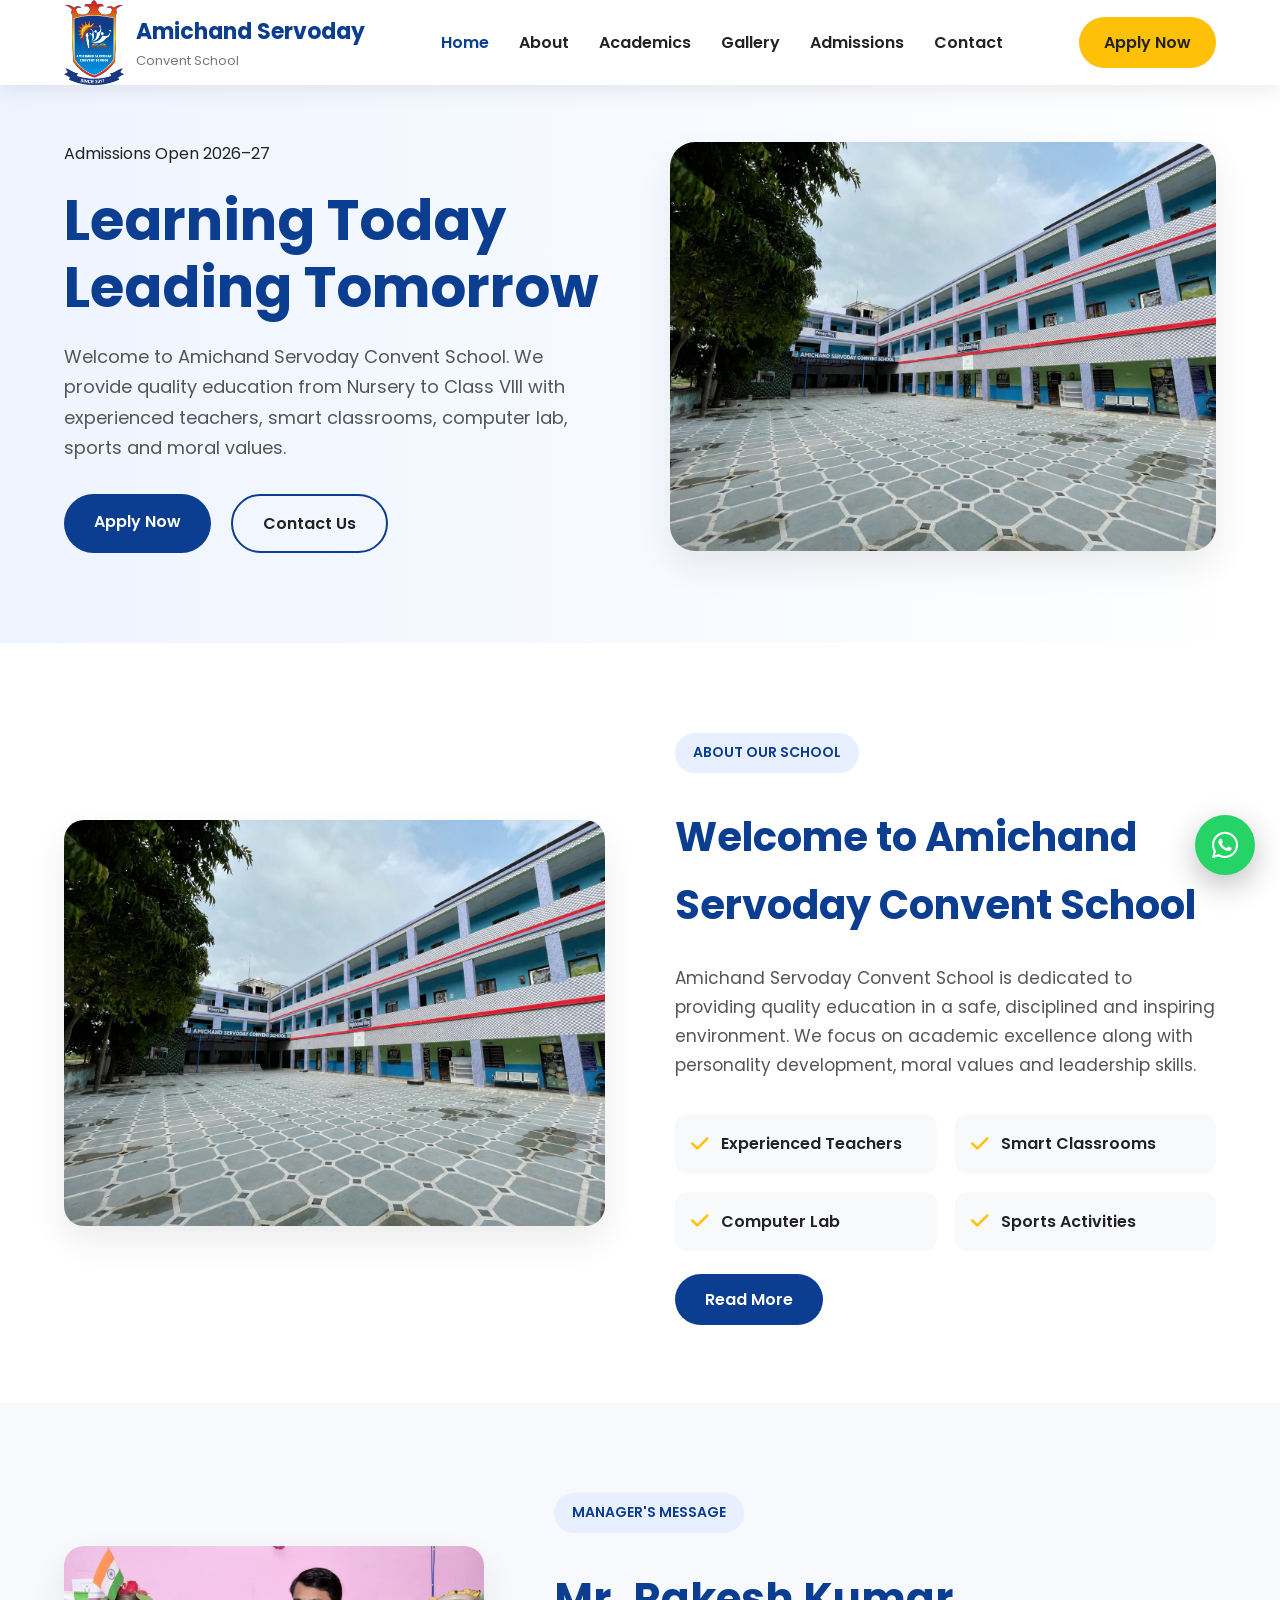
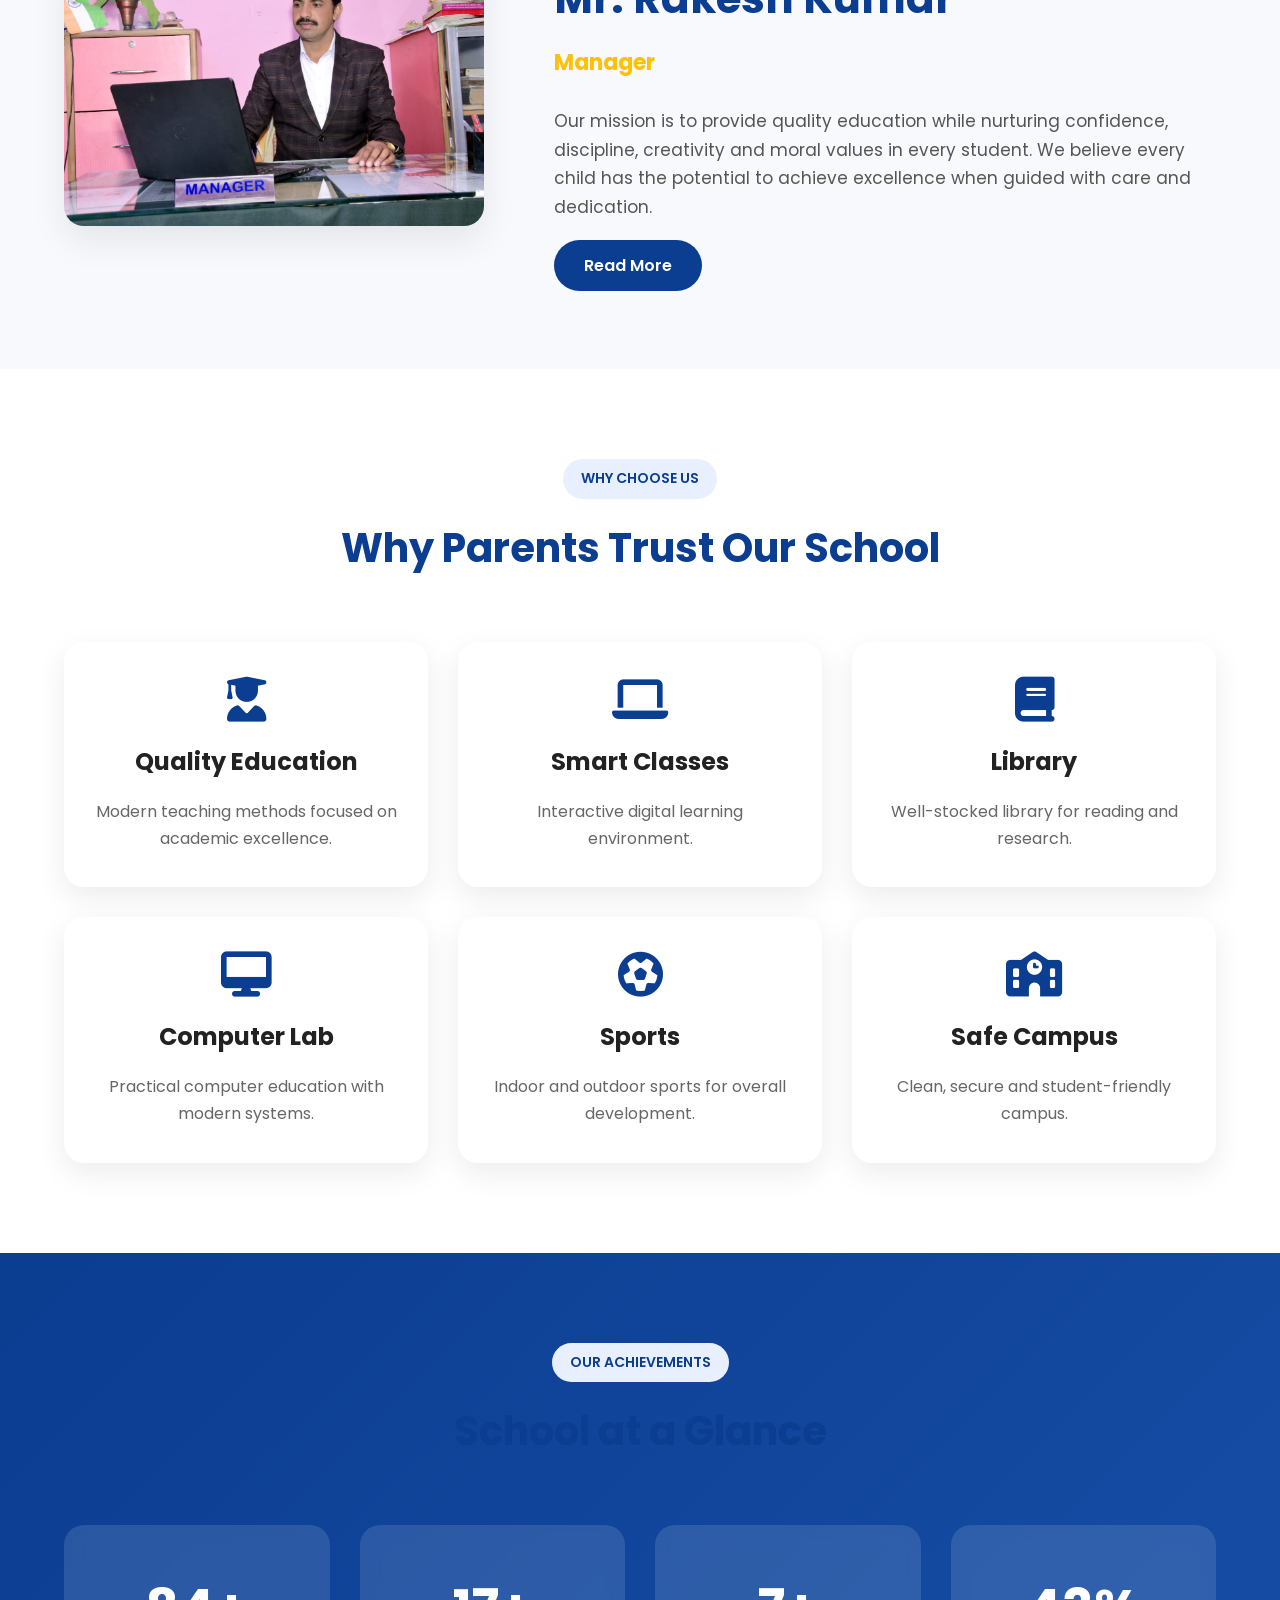
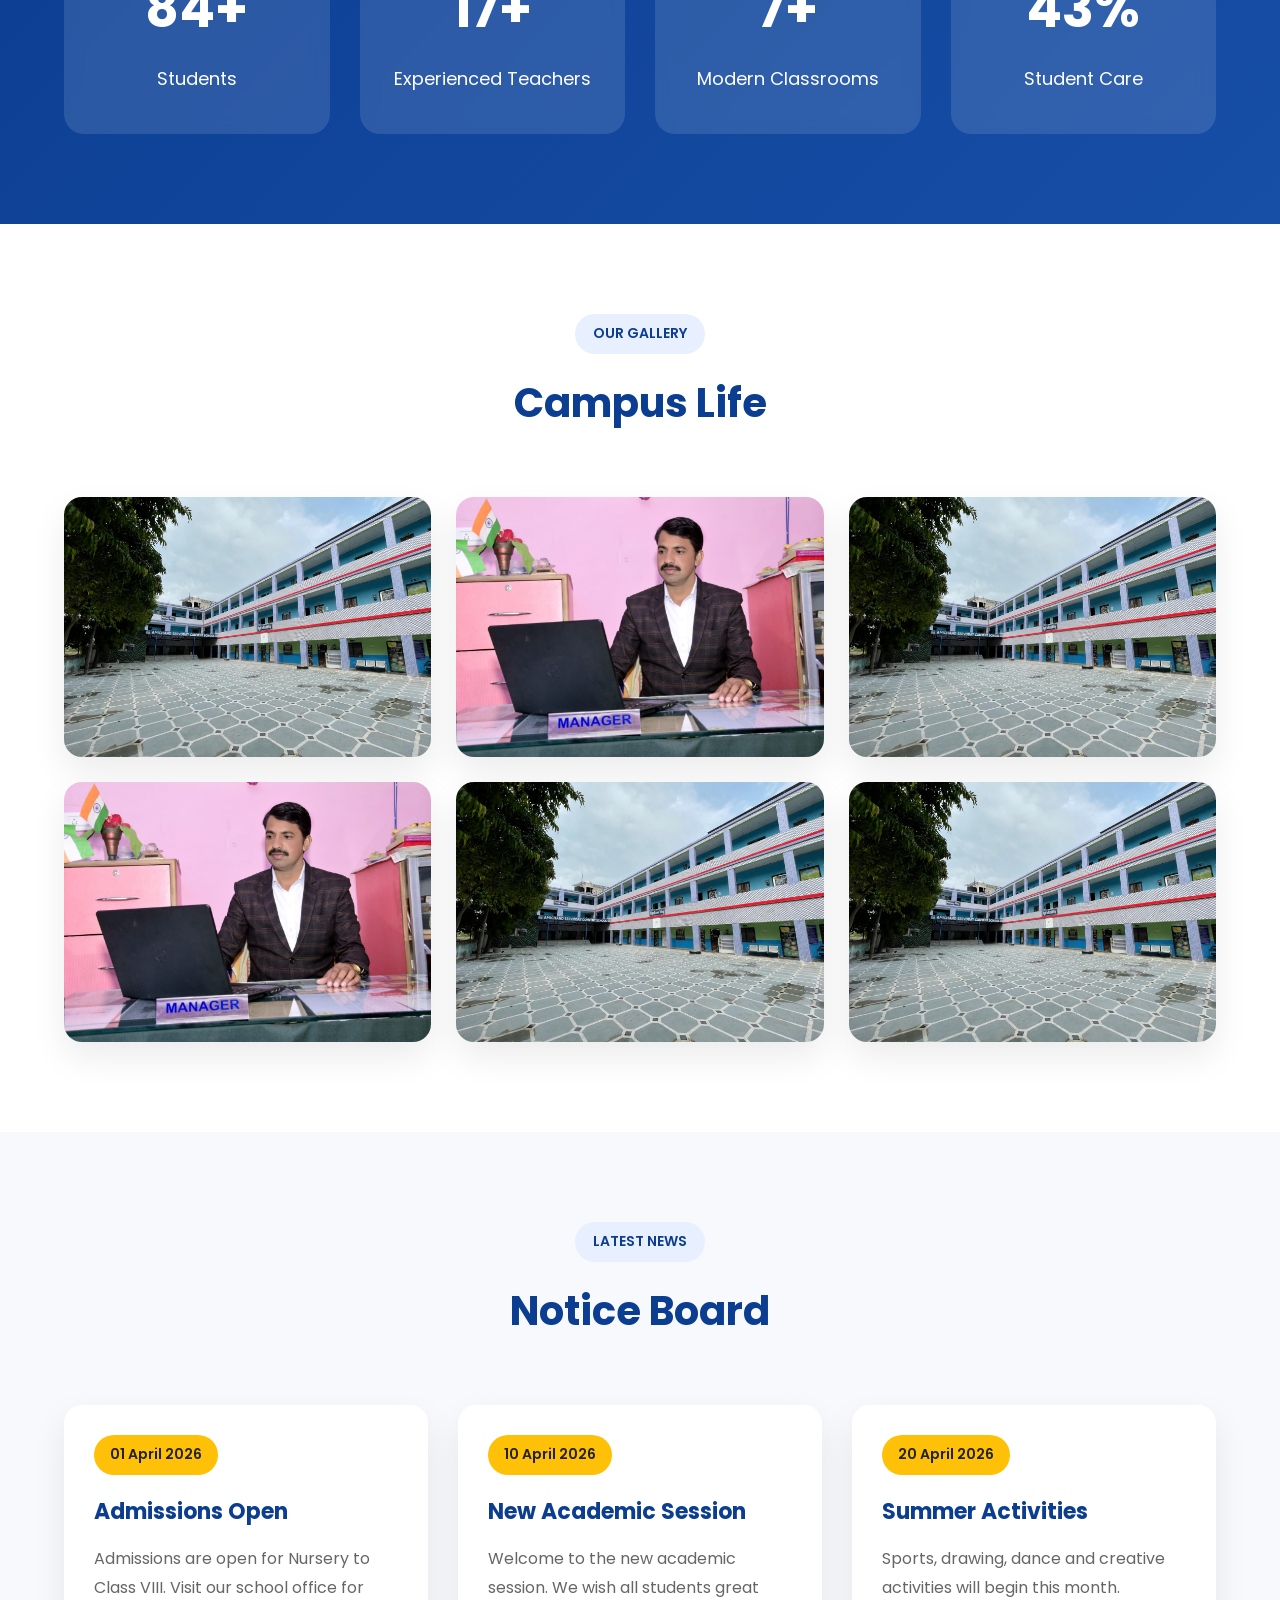
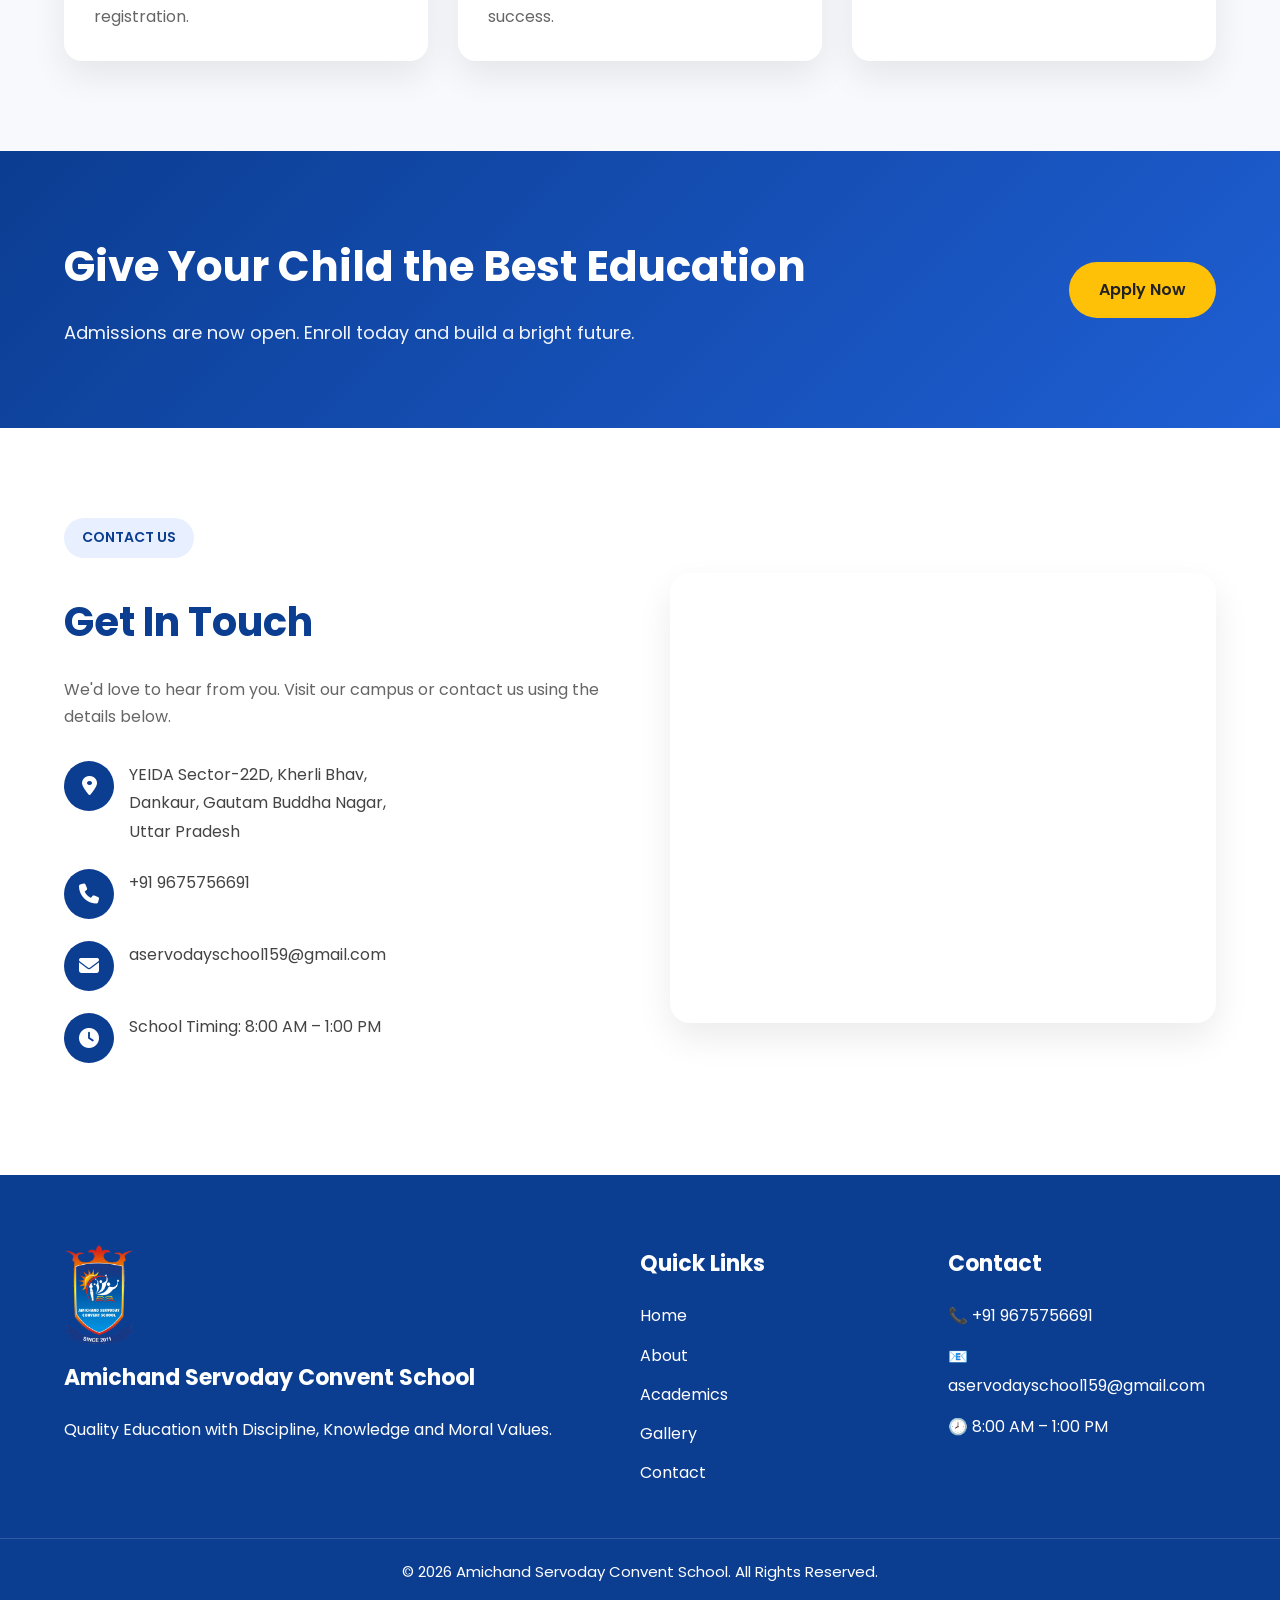
<file: index.html>
<!DOCTYPE html>
<html lang="en">

<head>
    <meta charset="UTF-8">
    <meta name="viewport" content="width=device-width, initial-scale=1.0">
    <title>Amichand Servoday Convent School</title>

   <meta name="description" content="Amichand Servoday Convent School, Kherli Bhaw, Dankaur, Greater Noida. English Medium School from Nursery to Class VIII. Admissions Open 2026-27.">

<meta name="keywords" content="Amichand Servoday Convent School, Dankaur School, Best School in Dankaur, Nursery Admission, English Medium School">

<meta name="robots" content="index, follow">

<meta name="author" content="Amichand Servoday Convent School">

<link rel="canonical" href="https://aservoday.github.io/amichand-servoday-school/">
    <link rel="stylesheet" href="assets/css/style.css">
    <link rel="stylesheet" href="assets/css/responsive.css">

    <link rel="preconnect" href="https://fonts.googleapis.com">

    <link rel="stylesheet"
        href="https://cdnjs.cloudflare.com/ajax/libs/font-awesome/6.7.2/css/all.min.css">
    <script type="application/ld+json">
{
  "@context":"https://schema.org",
  "@type":"School",
  "name":"Amichand Servoday Convent School",
  "url":"https://aservoday.github.io/amichand-servoday-school/",
  "logo":"https://aservoday.github.io/amichand-servoday-school/assets/images/logo.png",
  "image":"https://aservoday.github.io/amichand-servoday-school/assets/images/logo.png",
  "description":"Amichand Servoday Convent School is an English Medium School located at Kherli Bhaw, Dankaur, Greater Noida offering education from Nursery to Class VIII.",
  "telephone":"+91-9675756691",
  "address":{
    "@type":"PostalAddress",
    "streetAddress":"Kherli Bhaw",
    "addressLocality":"Dankaur",
    "addressRegion":"Uttar Pradesh",
    "postalCode":"203201",
    "addressCountry":"IN"
  },
  "sameAs":[
    "https://www.instagram.com/amichandservoday_sec22d"
  ]
}
</script>
</head>

<body>

<!-- ==========================
HEADER
=========================== -->

<header>

<div class="container navbar">

<a href="index.html" class="logo">

<img src="assets/images/logo.png" alt="Logo">

<div>

<h2>Amichand Servoday</h2>

<p>Convent School</p>

</div>

</a>

<nav id="navMenu">

<ul>

<li><a class="active" href="index.html">Home</a></li>

<li><a href="about.html">About</a></li>

<li><a href="academics.html">Academics</a></li>

<li><a href="gallery.html">Gallery</a></li>

<li><a href="admissions.html">Admissions</a></li>

<li><a href="contact.html">Contact</a></li>

</ul>

</nav>

<a href="admissions.html" class="apply-btn">

Apply Now

</a>

<div class="menu-btn" id="menuBtn">

<i class="fa-solid fa-bars"></i>

</div>

</div>

</header>

<!-- ==========================
HERO
=========================== -->

<section class="hero">

<div class="container hero-container">

<div class="hero-left">

<span class="tag">

Admissions Open 2026–27

</span>

<h1>

Learning Today <br>

Leading Tomorrow

</h1>

<p>

Welcome to Amichand Servoday Convent School.

We provide quality education from Nursery to Class VIII with experienced teachers, smart classrooms, computer lab, sports and moral values.

</p>

<div class="hero-buttons">

<a href="admissions.html" class="btn-primary">

Apply Now

</a>

<a href="contact.html" class="btn-secondary">

Contact Us

</a>

</div>

</div>

<div class="hero-right">

<img src="assets/images/hero.jpg" alt="School Building">

</div>

</div>

</section>
<!-- ==========================
ABOUT SECTION
=========================== -->

<section class="about">

    <div class="container about-container">

        <div class="about-image">

            <img src="assets/images/hero.jpg" alt="School Building">

        </div>

        <div class="about-content">

            <span class="section-tag">ABOUT OUR SCHOOL</span>

            <h2>Welcome to Amichand Servoday Convent School</h2>

            <p>
                Amichand Servoday Convent School is dedicated to providing
                quality education in a safe, disciplined and inspiring
                environment. We focus on academic excellence along with
                personality development, moral values and leadership skills.
            </p>

            <div class="about-features">

                <div class="feature">
                    <i class="fa-solid fa-check"></i>
                    <span>Experienced Teachers</span>
                </div>

                <div class="feature">
                    <i class="fa-solid fa-check"></i>
                    <span>Smart Classrooms</span>
                </div>

                <div class="feature">
                    <i class="fa-solid fa-check"></i>
                    <span>Computer Lab</span>
                </div>

                <div class="feature">
                    <i class="fa-solid fa-check"></i>
                    <span>Sports Activities</span>
                </div>

            </div>

            <a href="about.html" class="btn-primary">
                Read More
            </a>

        </div>

    </div>

</section>

<!-- ==========================
MANAGER MESSAGE
=========================== -->

<section class="manager">

    <div class="container manager-container">

        <div class="manager-left">

            <img src="assets/images/manager.jpg" alt="Manager">

        </div>

        <div class="manager-right">

            <span class="section-tag">MANAGER'S MESSAGE</span>

            <h2>Mr. Rakesh Kumar</h2>

            <h4>Manager</h4>

            <p>
                Our mission is to provide quality education while nurturing
                confidence, discipline, creativity and moral values in every
                student. We believe every child has the potential to achieve
                excellence when guided with care and dedication.
            </p>

            <a href="about.html" class="btn-primary">
                Read More
            </a>

        </div>

    </div>

</section>

<!-- ==========================
WHY CHOOSE US
=========================== -->

<section class="why-us">

    <div class="container">

        <div class="section-heading">

            <span class="section-tag">WHY CHOOSE US</span>

            <h2>Why Parents Trust Our School</h2>

        </div>

        <div class="why-grid">

            <div class="why-card">
                <i class="fa-solid fa-user-graduate"></i>
                <h3>Quality Education</h3>
                <p>Modern teaching methods focused on academic excellence.</p>
            </div>

            <div class="why-card">
                <i class="fa-solid fa-laptop"></i>
                <h3>Smart Classes</h3>
                <p>Interactive digital learning environment.</p>
            </div>

            <div class="why-card">
                <i class="fa-solid fa-book"></i>
                <h3>Library</h3>
                <p>Well-stocked library for reading and research.</p>
            </div>

            <div class="why-card">
                <i class="fa-solid fa-desktop"></i>
                <h3>Computer Lab</h3>
                <p>Practical computer education with modern systems.</p>
            </div>

            <div class="why-card">
                <i class="fa-solid fa-futbol"></i>
                <h3>Sports</h3>
                <p>Indoor and outdoor sports for overall development.</p>
            </div>

            <div class="why-card">
                <i class="fa-solid fa-school"></i>
                <h3>Safe Campus</h3>
                <p>Clean, secure and student-friendly campus.</p>
            </div>

        </div>

    </div>

</section>
<!-- ==========================
STATISTICS
=========================== -->

<section class="stats">

    <div class="container">

        <div class="section-heading">

            <span class="section-tag">OUR ACHIEVEMENTS</span>

            <h2>School at a Glance</h2>

        </div>

        <div class="stats-grid">

            <div class="stat-box">
                <h2>800+</h2>
                <p>Students</p>
            </div>

            <div class="stat-box">
                <h2>40+</h2>
                <p>Experienced Teachers</p>
            </div>

            <div class="stat-box">
                <h2>15+</h2>
                <p>Modern Classrooms</p>
            </div>

            <div class="stat-box">
                <h2>100%</h2>
                <p>Student Care</p>
            </div>

        </div>

    </div>

</section>

<!-- ==========================
GALLERY
=========================== -->

<section class="gallery">

    <div class="container">

        <div class="section-heading">

            <span class="section-tag">OUR GALLERY</span>

            <h2>Campus Life</h2>

        </div>

        <div class="gallery-grid">

            <img src="assets/images/hero.jpg" alt="Gallery Image">

            <img src="assets/images/manager.jpg" alt="Gallery Image">

            <img src="assets/images/hero.jpg" alt="Gallery Image">

            <img src="assets/images/manager.jpg" alt="Gallery Image">

            <img src="assets/images/hero.jpg" alt="Gallery Image">

            <img src="assets/images/hero.jpg" alt="Gallery Image">

        </div>

    </div>

</section>

<!-- ==========================
NOTICE BOARD
=========================== -->

<section class="notice">

    <div class="container">

        <div class="section-heading">

            <span class="section-tag">LATEST NEWS</span>

            <h2>Notice Board</h2>

        </div>

        <div class="notice-grid">

            <div class="notice-card">

                <span class="date">01 April 2026</span>

                <h3>Admissions Open</h3>

                <p>
                    Admissions are open for Nursery to Class VIII.
                    Visit our school office for registration.
                </p>

            </div>

            <div class="notice-card">

                <span class="date">10 April 2026</span>

                <h3>New Academic Session</h3>

                <p>
                    Welcome to the new academic session.
                    We wish all students great success.
                </p>

            </div>

            <div class="notice-card">

                <span class="date">20 April 2026</span>

                <h3>Summer Activities</h3>

                <p>
                    Sports, drawing, dance and creative activities
                    will begin this month.
                </p>

            </div>

        </div>

    </div>

</section>

<!-- ==========================
CALL TO ACTION
=========================== -->

<section class="cta">

    <div class="container cta-box">

        <div>

            <h2>Give Your Child the Best Education</h2>

            <p>
                Admissions are now open. Enroll today and build a bright future.
            </p>

        </div>

        <a href="admissions.html" class="btn-primary">

            Apply Now

        </a>

    </div>

</section>
<!-- ==========================
CONTACT
=========================== -->

<section class="contact">

    <div class="container contact-grid">

        <div class="contact-info">

            <span class="section-tag">CONTACT US</span>

            <h2>Get In Touch</h2>

            <p>
                We'd love to hear from you. Visit our campus or contact us using the details below.
            </p>

            <div class="contact-item">
                <i class="fa-solid fa-location-dot"></i>
                <span>
                    YEIDA Sector-22D, Kherli Bhav,<br>
                    Dankaur, Gautam Buddha Nagar,<br>
                    Uttar Pradesh
                </span>
            </div>

            <div class="contact-item">
                <i class="fa-solid fa-phone"></i>
                <span>+91 9675756691</span>
            </div>

            <div class="contact-item">
                <i class="fa-solid fa-envelope"></i>
                <span>aservodayschool159@gmail.com</span>
            </div>

            <div class="contact-item">
                <i class="fa-solid fa-clock"></i>
                <span>School Timing: 8:00 AM – 1:00 PM</span>
            </div>

        </div>

        <div class="map">

            <iframe
                src="https://www.google.com/maps?q=Dankaur,+Greater+Noida&output=embed"
                loading="lazy"
                allowfullscreen>
            </iframe>

        </div>

    </div>

</section>

<!-- ==========================
FOOTER
=========================== -->

<footer>

    <div class="container footer-grid">

        <div>

            <img src="assets/images/logo.png" alt="School Logo" width="70">

            <h3>Amichand Servoday Convent School</h3>

            <p>
                Quality Education with Discipline, Knowledge and Moral Values.
            </p>

        </div>

        <div>

            <h3>Quick Links</h3>

            <ul>

                <li><a href="index.html">Home</a></li>

                <li><a href="about.html">About</a></li>

                <li><a href="academics.html">Academics</a></li>

                <li><a href="gallery.html">Gallery</a></li>

                <li><a href="contact.html">Contact</a></li>

            </ul>

        </div>

        <div>

            <h3>Contact</h3>

            <p>📞 +91 9675756691</p>

            <p>📧 aservodayschool159@gmail.com</p>

            <p>🕗 8:00 AM – 1:00 PM</p>

        </div>

    </div>

    <div class="copyright">

        © 2026 Amichand Servoday Convent School. All Rights Reserved.

    </div>

</footer>

<!-- WhatsApp Button -->

<a href="https://wa.me/919675756691"
   class="whatsapp"
   target="_blank">

    <i class="fa-brands fa-whatsapp"></i>

</a>

<!-- Scroll To Top -->

<button id="topBtn">

    <i class="fa-solid fa-arrow-up"></i>

</button>

<script src="assets/js/app.js"></script>

</body>
</html>
</file>
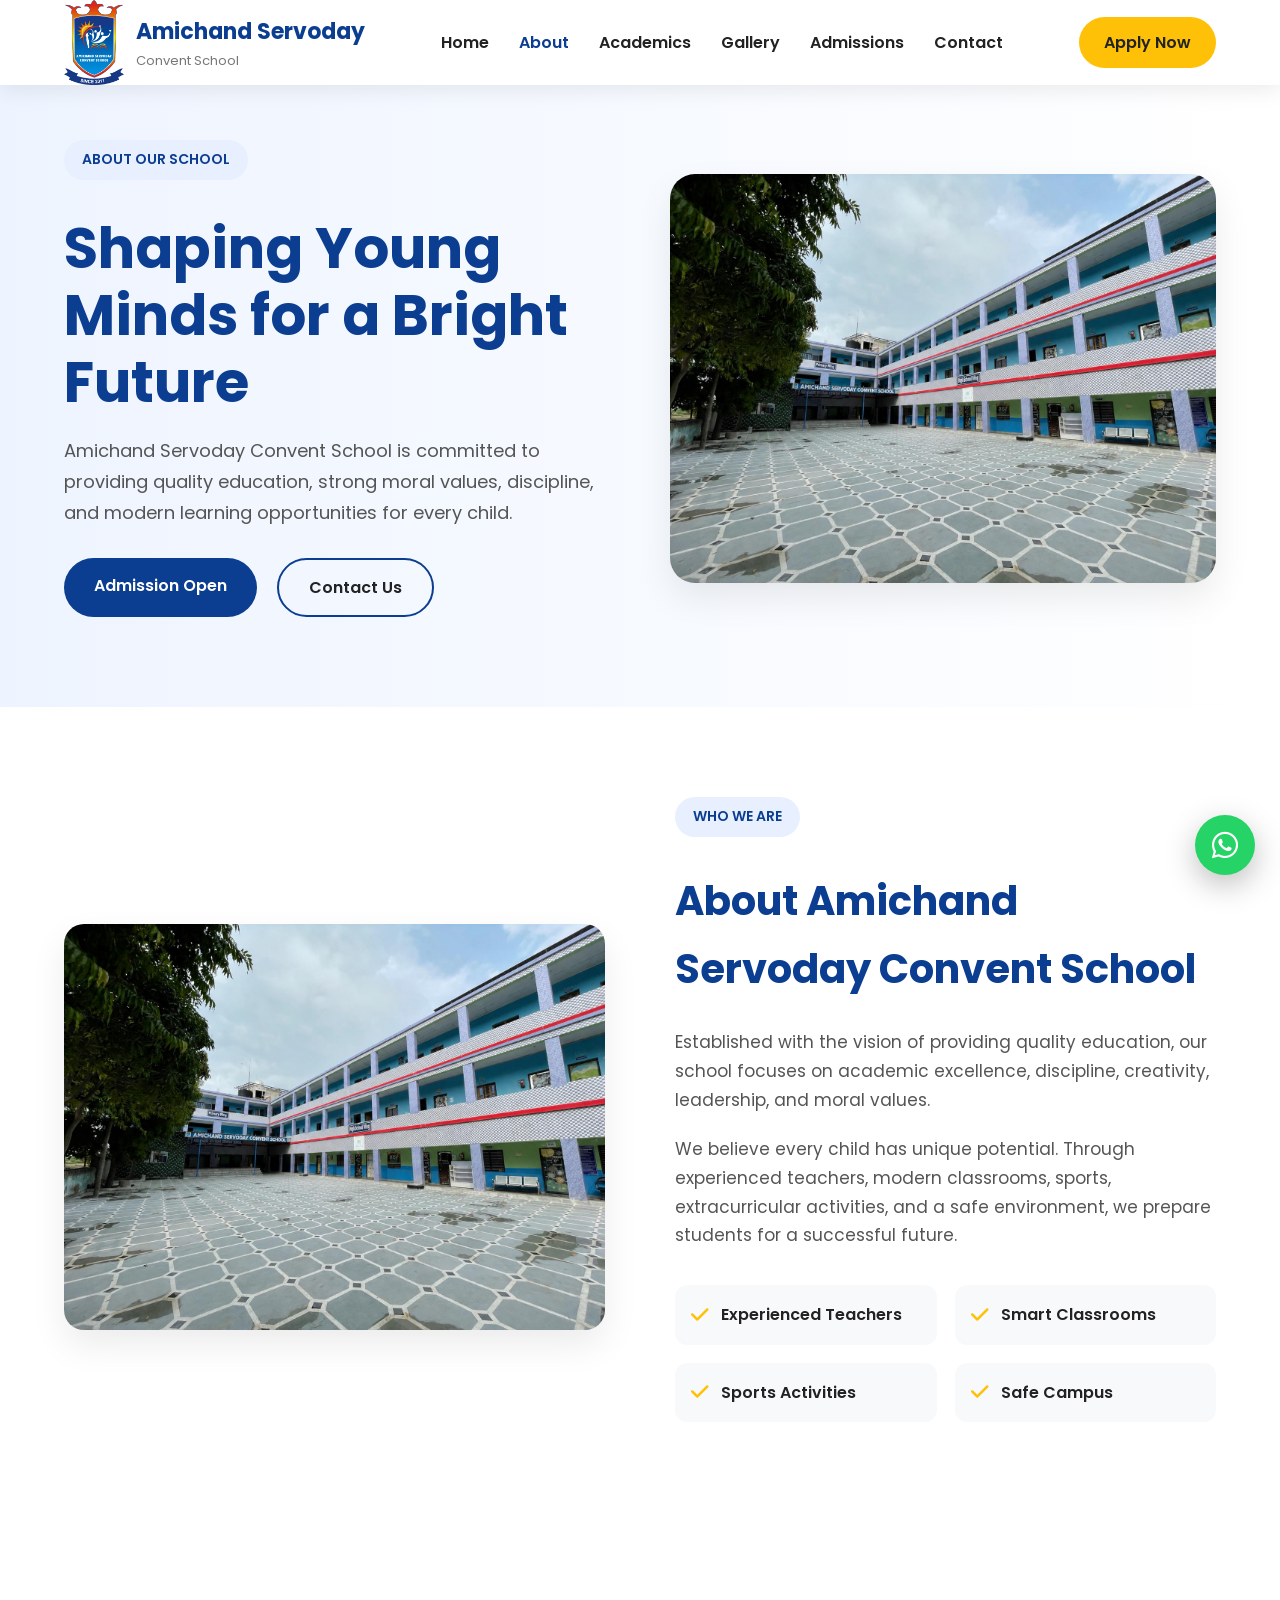
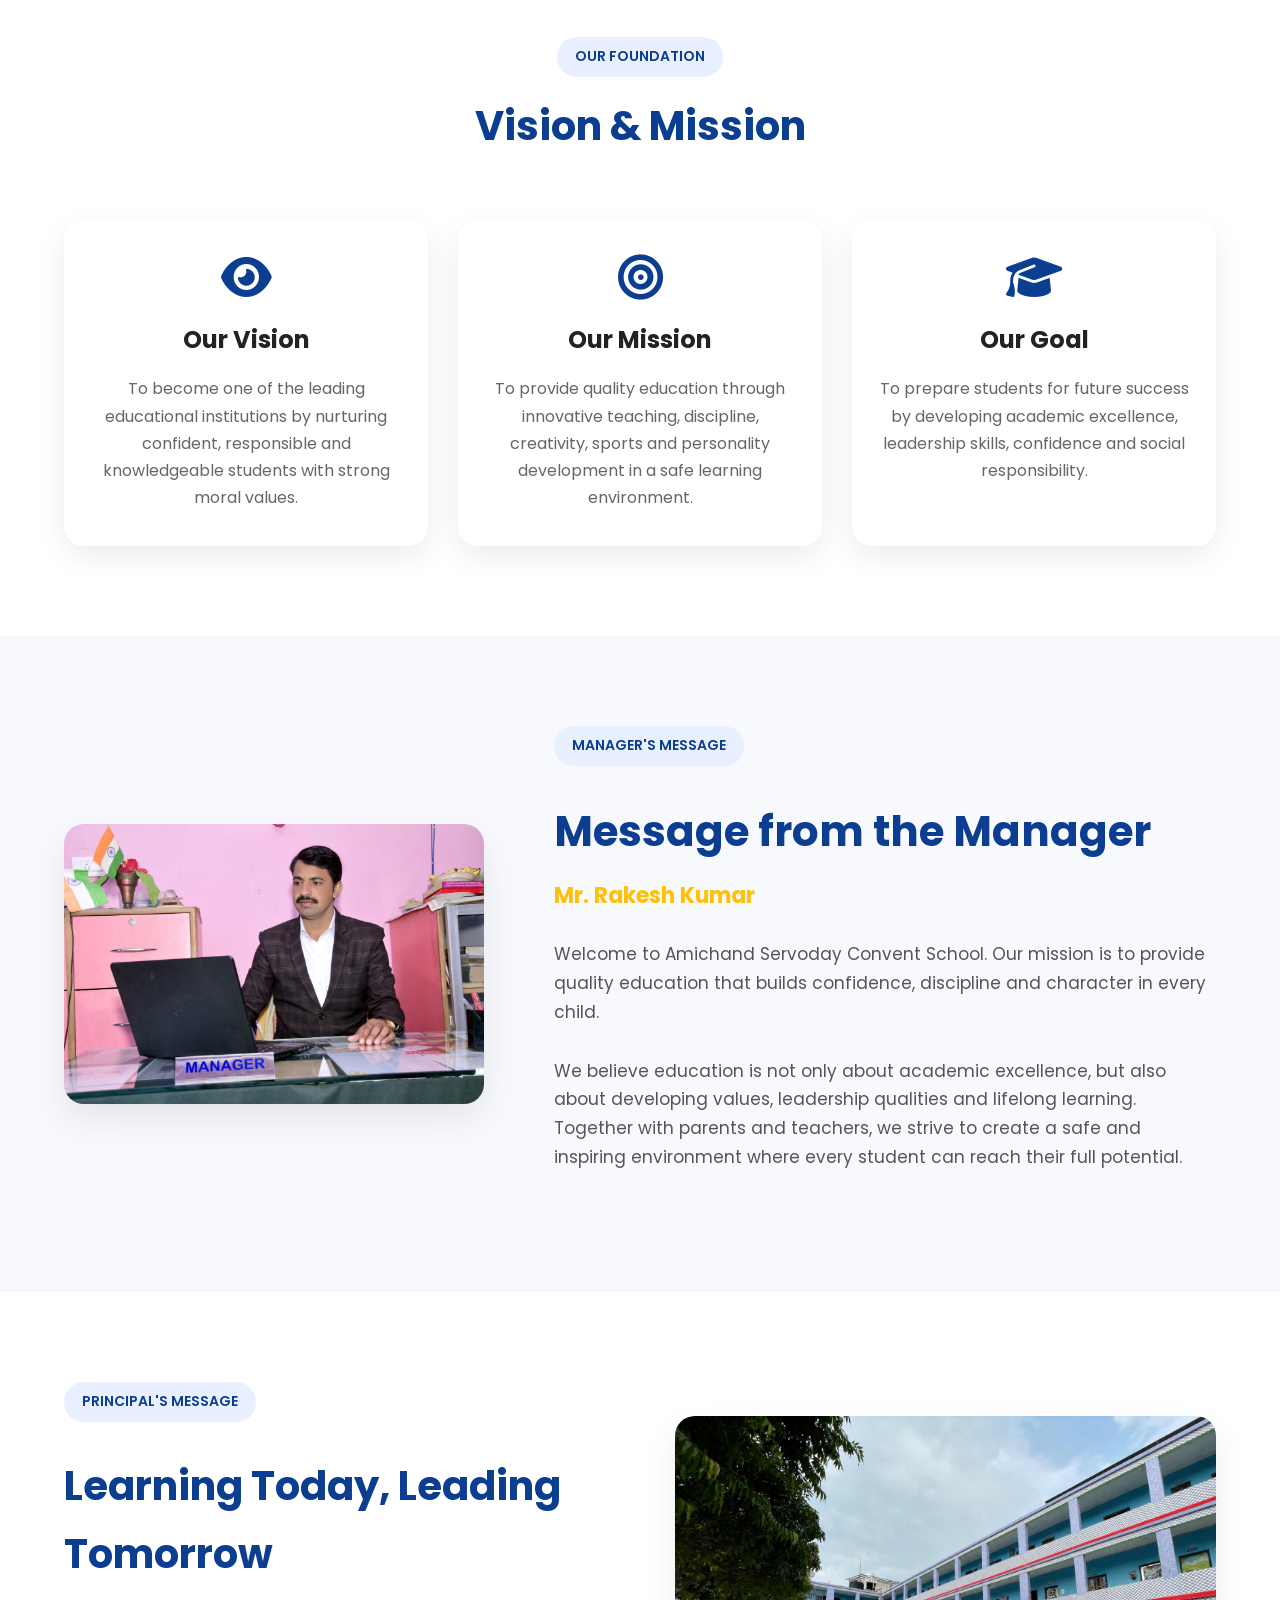
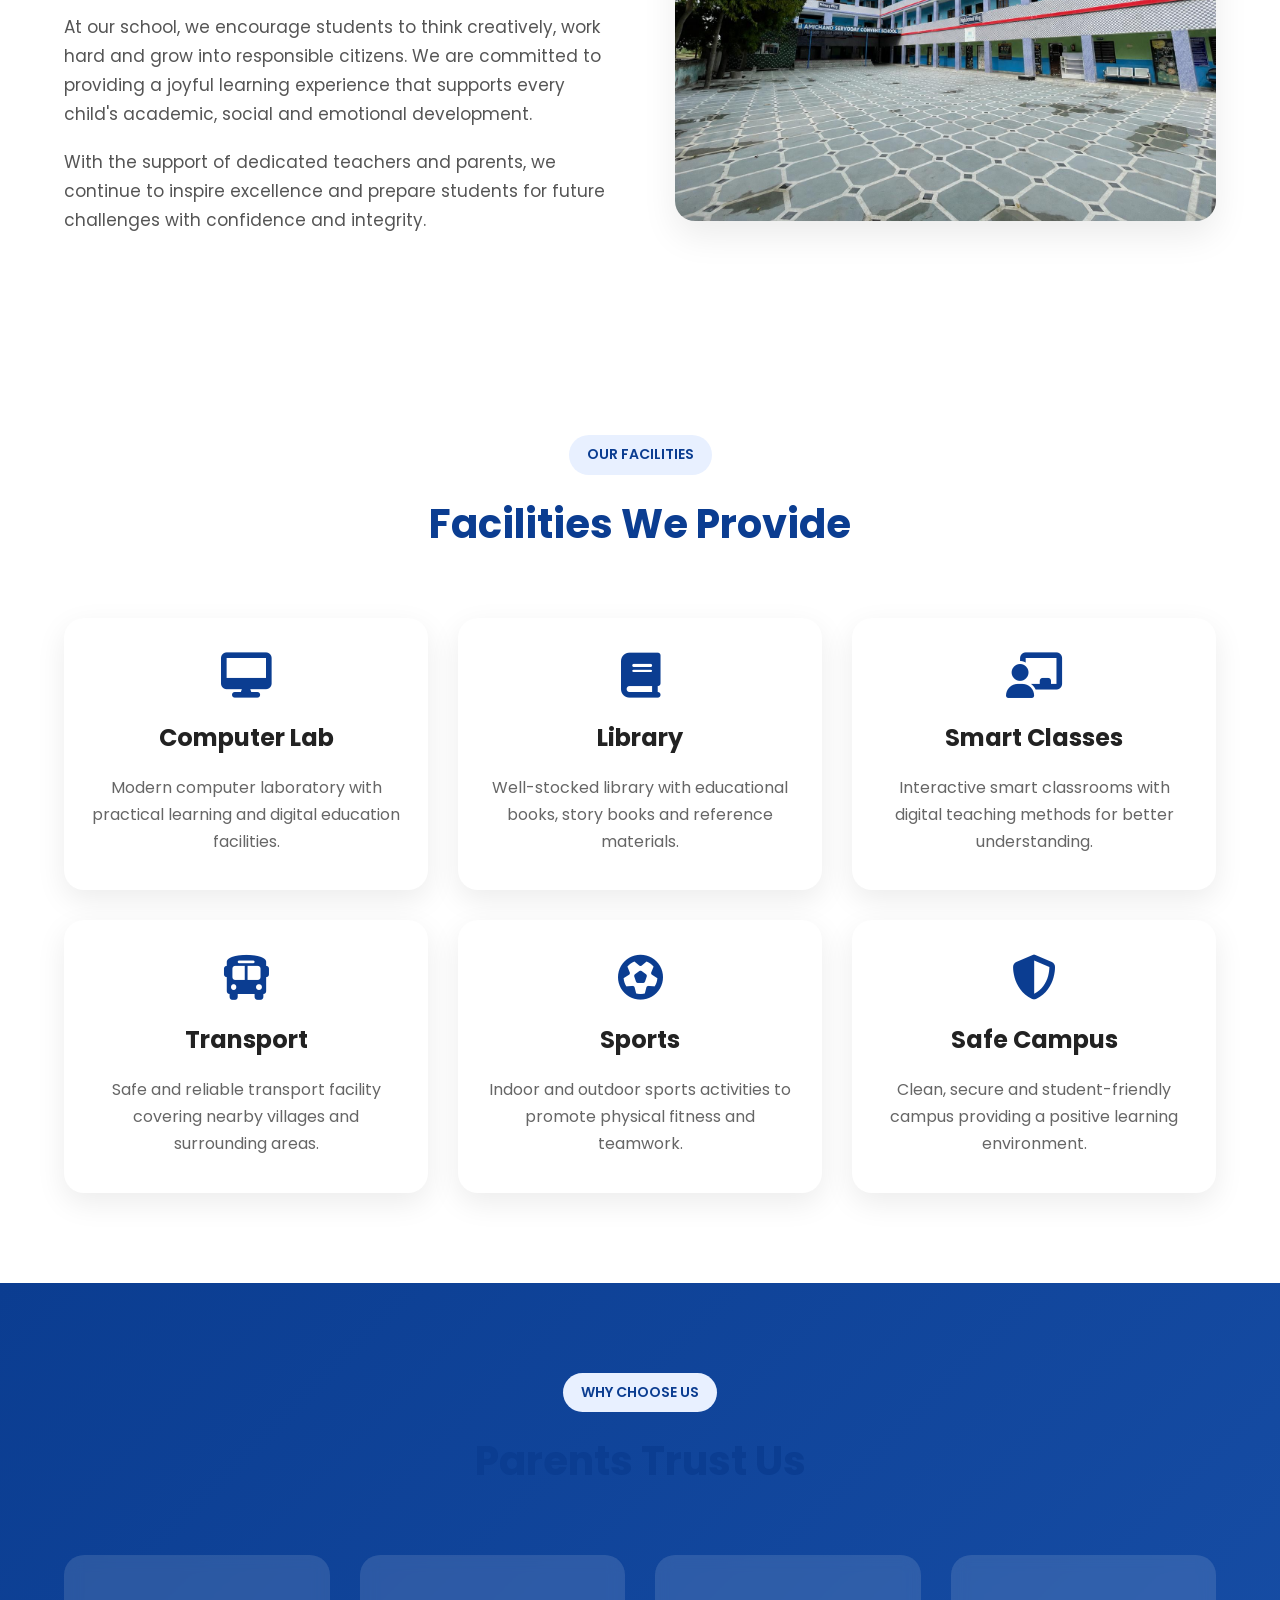
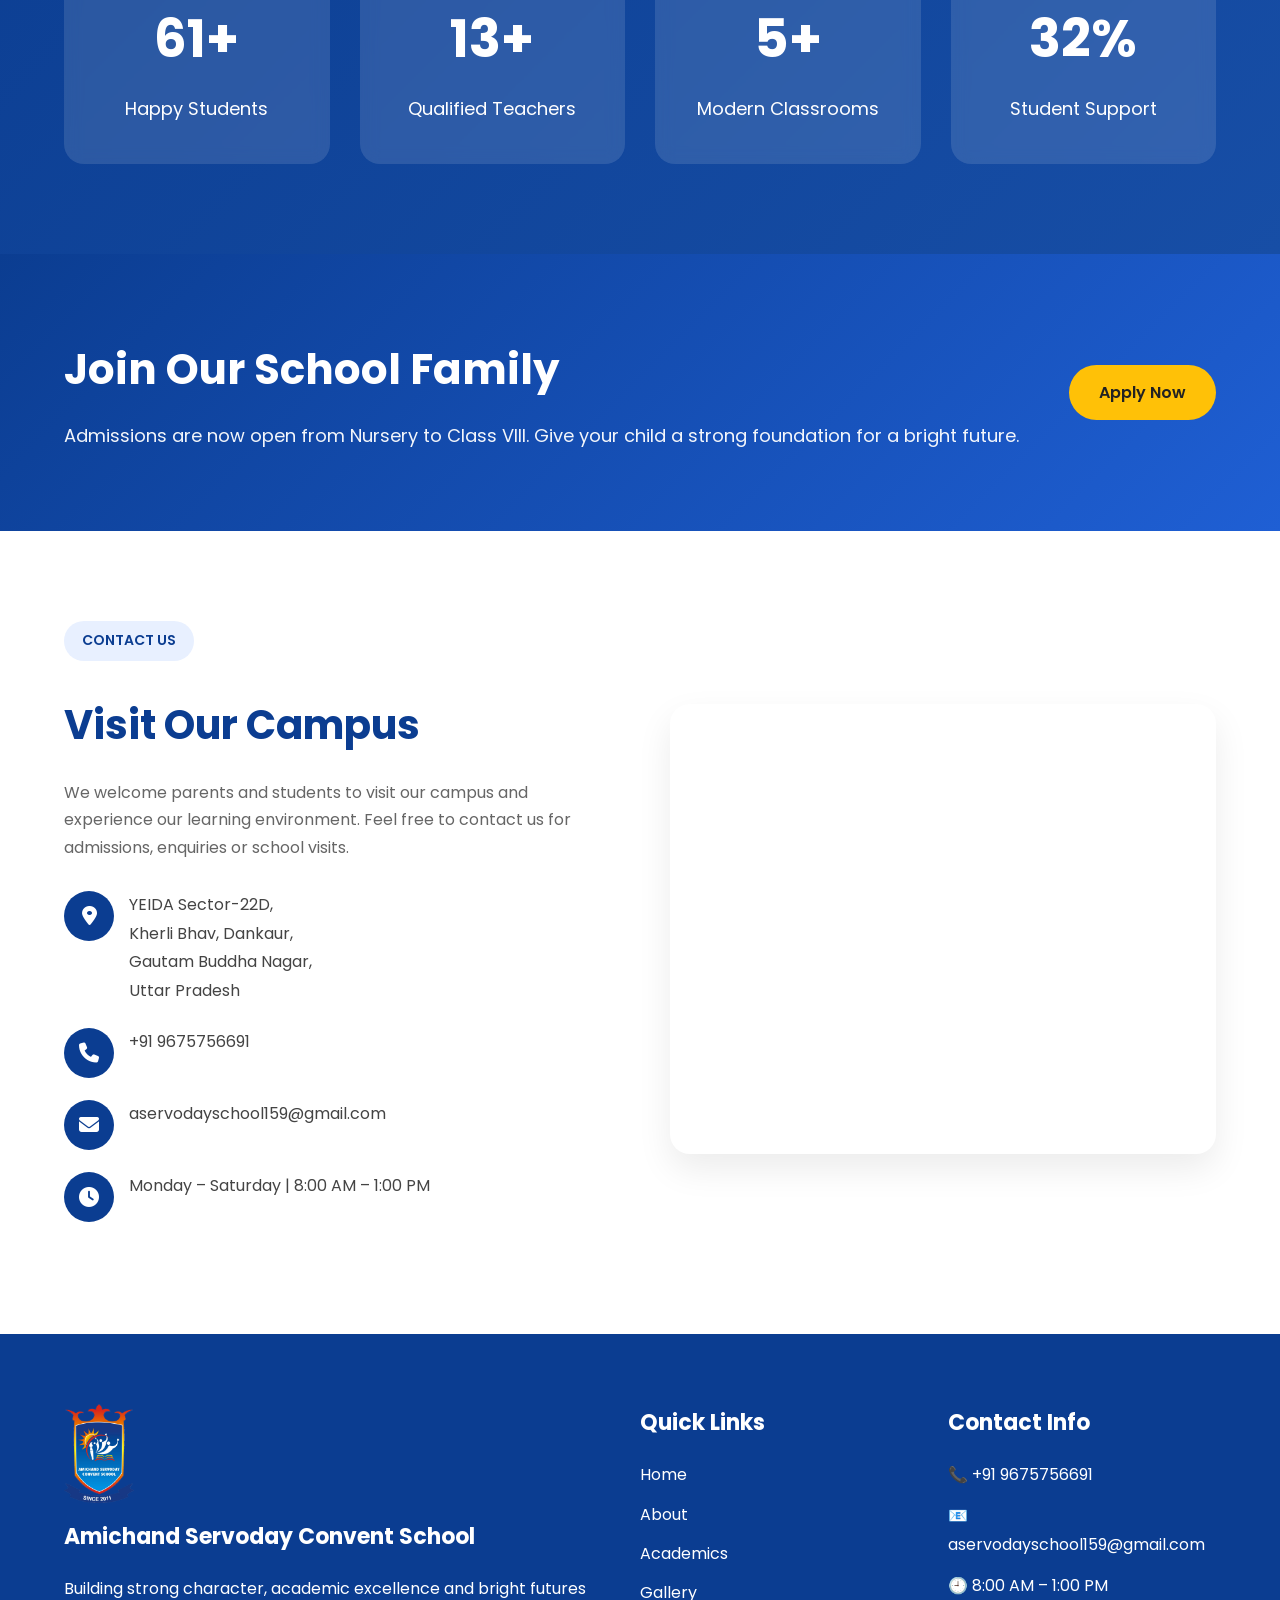
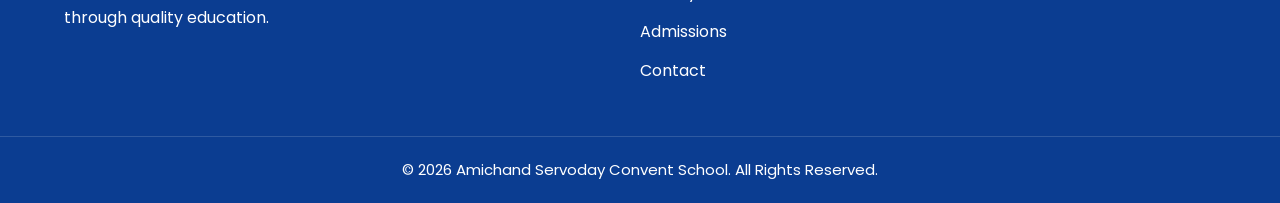
<file: about.html>
<!DOCTYPE html>
<html lang="en">

<head>

    <meta charset="UTF-8">

    <meta name="viewport" content="width=device-width, initial-scale=1.0">

    <title>About Us | Amichand Servoday Convent School</title>

    <link rel="stylesheet" href="assets/css/style.css">

    <link rel="stylesheet" href="assets/css/responsive.css">

    <link rel="preconnect" href="https://fonts.googleapis.com">

    <link rel="preconnect" href="https://fonts.gstatic.com" crossorigin>

    <link href="https://fonts.googleapis.com/css2?family=Poppins:wght@300;400;500;600;700;800&display=swap" rel="stylesheet">

    <link rel="stylesheet"
        href="https://cdnjs.cloudflare.com/ajax/libs/font-awesome/6.5.2/css/all.min.css">

</head>

<body>

<!-- ==========================
HEADER
========================== -->

<header>

    <div class="container navbar">

        <div class="logo">

            <img src="assets/images/logo.png" alt="School Logo">

            <div>

                <h2>Amichand Servoday</h2>

                <p>Convent School</p>

            </div>

        </div>

        <nav>

            <ul>

                <li><a href="index.html">Home</a></li>

                <li><a href="about.html" class="active">About</a></li>

                <li><a href="academics.html">Academics</a></li>

                <li><a href="gallery.html">Gallery</a></li>

                <li><a href="admissions.html">Admissions</a></li>

                <li><a href="contact.html">Contact</a></li>

            </ul>

        </nav>

        <a href="admissions.html" class="apply-btn">

            Apply Now

        </a>

        <div class="menu-btn">

            <i class="fa-solid fa-bars"></i>

        </div>

    </div>

</header>

<!-- ==========================
ABOUT HERO
========================== -->

<section class="hero">

    <div class="container hero-container">

        <div class="hero-left">

            <span class="section-tag">

                ABOUT OUR SCHOOL

            </span>

            <h1>

                Shaping Young Minds for a Bright Future

            </h1>

            <p>

                Amichand Servoday Convent School is committed to providing
                quality education, strong moral values, discipline, and
                modern learning opportunities for every child.

            </p>

            <div class="hero-buttons">

                <a href="admissions.html" class="btn-primary">

                    Admission Open

                </a>

                <a href="contact.html" class="btn-secondary">

                    Contact Us

                </a>

            </div>

        </div>

        <div class="hero-right">

            <img src="assets/images/hero.jpg" alt="School Building">

        </div>

    </div>

</section>

<!-- ==========================
ABOUT SCHOOL
========================== -->

<section class="about">

    <div class="container about-container">

        <div class="about-image">

            <img src="assets/images/hero.jpg" alt="School Campus">

        </div>

        <div class="about-content">

            <span class="section-tag">

                WHO WE ARE

            </span>

            <h2>

                About Amichand Servoday Convent School

            </h2>

            <p>

                Established with the vision of providing quality education,
                our school focuses on academic excellence, discipline,
                creativity, leadership, and moral values.

            </p>

            <p>

                We believe every child has unique potential. Through
                experienced teachers, modern classrooms, sports,
                extracurricular activities, and a safe environment,
                we prepare students for a successful future.

            </p>

            <div class="about-features">

                <div class="feature">

                    <i class="fa-solid fa-check"></i>

                    <span>Experienced Teachers</span>

                </div>

                <div class="feature">

                    <i class="fa-solid fa-check"></i>

                    <span>Smart Classrooms</span>

                </div>

                <div class="feature">

                    <i class="fa-solid fa-check"></i>

                    <span>Sports Activities</span>

                </div>

                <div class="feature">

                    <i class="fa-solid fa-check"></i>

                    <span>Safe Campus</span>

                </div>

            </div>

        </div>

    </div>

</section>
<!-- ==========================
VISION & MISSION
========================== -->

<section class="why-us">

    <div class="container">

        <div class="section-heading">

            <span class="section-tag">OUR FOUNDATION</span>

            <h2>Vision & Mission</h2>

        </div>

        <div class="why-grid">

            <div class="why-card">

                <i class="fa-solid fa-eye"></i>

                <h3>Our Vision</h3>

                <p>
                    To become one of the leading educational institutions by
                    nurturing confident, responsible and knowledgeable
                    students with strong moral values.
                </p>

            </div>

            <div class="why-card">

                <i class="fa-solid fa-bullseye"></i>

                <h3>Our Mission</h3>

                <p>
                    To provide quality education through innovative teaching,
                    discipline, creativity, sports and personality development
                    in a safe learning environment.
                </p>

            </div>

            <div class="why-card">

                <i class="fa-solid fa-graduation-cap"></i>

                <h3>Our Goal</h3>

                <p>
                    To prepare students for future success by developing
                    academic excellence, leadership skills, confidence and
                    social responsibility.
                </p>

            </div>

        </div>

    </div>

</section>

<!-- ==========================
MANAGER'S MESSAGE
========================== -->

<section class="manager">

    <div class="container manager-container">

        <div class="manager-left">

            <img src="assets/images/manager.jpg" alt="Manager">

        </div>

        <div class="manager-right">

            <span class="section-tag">

                MANAGER'S MESSAGE

            </span>

            <h2>Message from the Manager</h2>

            <h4>Mr. Rakesh Kumar</h4>

            <p>
                Welcome to Amichand Servoday Convent School. Our mission is
                to provide quality education that builds confidence,
                discipline and character in every child.
            </p>

            <p>
                We believe education is not only about academic excellence,
                but also about developing values, leadership qualities and
                lifelong learning. Together with parents and teachers, we
                strive to create a safe and inspiring environment where every
                student can reach their full potential.
            </p>

        </div>

    </div>

</section>

<!-- ==========================
PRINCIPAL'S MESSAGE
========================== -->

<section class="about">

    <div class="container about-container">

        <div class="about-content">

            <span class="section-tag">

                PRINCIPAL'S MESSAGE

            </span>

            <h2>

                Learning Today, Leading Tomorrow

            </h2>

            <p>

                At our school, we encourage students to think creatively,
                work hard and grow into responsible citizens. We are committed
                to providing a joyful learning experience that supports every
                child's academic, social and emotional development.

            </p>

            <p>

                With the support of dedicated teachers and parents, we continue
                to inspire excellence and prepare students for future
                challenges with confidence and integrity.

            </p>

        </div>

        <div class="about-image">

            <img src="assets/images/hero.jpg" alt="Principal Message">

        </div>

    </div>

</section>
<!-- ==========================
OUR FACILITIES
========================== -->

<section class="why-us">

    <div class="container">

        <div class="section-heading">

            <span class="section-tag">OUR FACILITIES</span>

            <h2>Facilities We Provide</h2>

        </div>

        <div class="why-grid">

            <div class="why-card">

                <i class="fa-solid fa-desktop"></i>

                <h3>Computer Lab</h3>

                <p>
                    Modern computer laboratory with practical learning and digital education facilities.
                </p>

            </div>

            <div class="why-card">

                <i class="fa-solid fa-book"></i>

                <h3>Library</h3>

                <p>
                    Well-stocked library with educational books, story books and reference materials.
                </p>

            </div>

            <div class="why-card">

                <i class="fa-solid fa-chalkboard-user"></i>

                <h3>Smart Classes</h3>

                <p>
                    Interactive smart classrooms with digital teaching methods for better understanding.
                </p>

            </div>

            <div class="why-card">

                <i class="fa-solid fa-bus"></i>

                <h3>Transport</h3>

                <p>
                    Safe and reliable transport facility covering nearby villages and surrounding areas.
                </p>

            </div>

            <div class="why-card">

                <i class="fa-solid fa-futbol"></i>

                <h3>Sports</h3>

                <p>
                    Indoor and outdoor sports activities to promote physical fitness and teamwork.
                </p>

            </div>

            <div class="why-card">

                <i class="fa-solid fa-shield-halved"></i>

                <h3>Safe Campus</h3>

                <p>
                    Clean, secure and student-friendly campus providing a positive learning environment.
                </p>

            </div>

        </div>

    </div>

</section>

<!-- ==========================
WHY PARENTS CHOOSE US
========================== -->

<section class="stats">

    <div class="container">

        <div class="section-heading">

            <span class="section-tag">WHY CHOOSE US</span>

            <h2>Parents Trust Us</h2>

        </div>

        <div class="stats-grid">

            <div class="stat-box">

                <h2>800+</h2>

                <p>Happy Students</p>

            </div>

            <div class="stat-box">

                <h2>40+</h2>

                <p>Qualified Teachers</p>

            </div>

            <div class="stat-box">

                <h2>15+</h2>

                <p>Modern Classrooms</p>

            </div>

            <div class="stat-box">

                <h2>100%</h2>

                <p>Student Support</p>

            </div>

        </div>

    </div>

</section>

<!-- ==========================
CALL TO ACTION
========================== -->

<section class="cta">

    <div class="container cta-box">

        <div>

            <h2>Join Our School Family</h2>

            <p>

                Admissions are now open from Nursery to Class VIII.
                Give your child a strong foundation for a bright future.

            </p>

        </div>

        <a href="admissions.html" class="btn-primary">

            Apply Now

        </a>

    </div>

</section>
<!-- ==========================
CONTACT
========================== -->

<section class="contact">

    <div class="container contact-grid">

        <div class="contact-info">

            <span class="section-tag">CONTACT US</span>

            <h2>Visit Our Campus</h2>

            <p>
                We welcome parents and students to visit our campus and experience
                our learning environment. Feel free to contact us for admissions,
                enquiries or school visits.
            </p>

            <div class="contact-item">

                <i class="fa-solid fa-location-dot"></i>

                <span>
                    YEIDA Sector-22D,<br>
                    Kherli Bhav, Dankaur,<br>
                    Gautam Buddha Nagar,<br>
                    Uttar Pradesh
                </span>

            </div>

            <div class="contact-item">

                <i class="fa-solid fa-phone"></i>

                <span>+91 9675756691</span>

            </div>

            <div class="contact-item">

                <i class="fa-solid fa-envelope"></i>

                <span>aservodayschool159@gmail.com</span>

            </div>

            <div class="contact-item">

                <i class="fa-solid fa-clock"></i>

                <span>Monday – Saturday | 8:00 AM – 1:00 PM</span>

            </div>

        </div>

        <div class="map">

            <iframe
                src="https://www.google.com/maps?q=Dankaur,+Greater+Noida&output=embed"
                loading="lazy"
                allowfullscreen>
            </iframe>

        </div>

    </div>

</section>

<!-- ==========================
FOOTER
========================== -->

<footer>

    <div class="container footer-grid">

        <div>

            <img src="assets/images/logo.png" alt="School Logo" width="70">

            <h3>Amichand Servoday Convent School</h3>

            <p>
                Building strong character, academic excellence and bright
                futures through quality education.
            </p>

        </div>

        <div>

            <h3>Quick Links</h3>

            <ul>

                <li><a href="index.html">Home</a></li>

                <li><a href="about.html">About</a></li>

                <li><a href="academics.html">Academics</a></li>

                <li><a href="gallery.html">Gallery</a></li>

                <li><a href="admissions.html">Admissions</a></li>

                <li><a href="contact.html">Contact</a></li>

            </ul>

        </div>

        <div>

            <h3>Contact Info</h3>

            <p>📞 +91 9675756691</p>

            <p>📧 aservodayschool159@gmail.com</p>

            <p>🕘 8:00 AM – 1:00 PM</p>

        </div>

    </div>

    <div class="copyright">

        © 2026 Amichand Servoday Convent School. All Rights Reserved.

    </div>

</footer>

<!-- ==========================
WHATSAPP BUTTON
========================== -->

<a href="https://wa.me/919675756691"
   class="whatsapp"
   target="_blank"
   aria-label="Chat on WhatsApp">

    <i class="fa-brands fa-whatsapp"></i>

</a>

<!-- ==========================
SCROLL TO TOP
========================== -->

<button id="topBtn" aria-label="Scroll to Top">

    <i class="fa-solid fa-arrow-up"></i>

</button>

<script src="assets/js/app.js"></script>

</body>

</html>
</file>
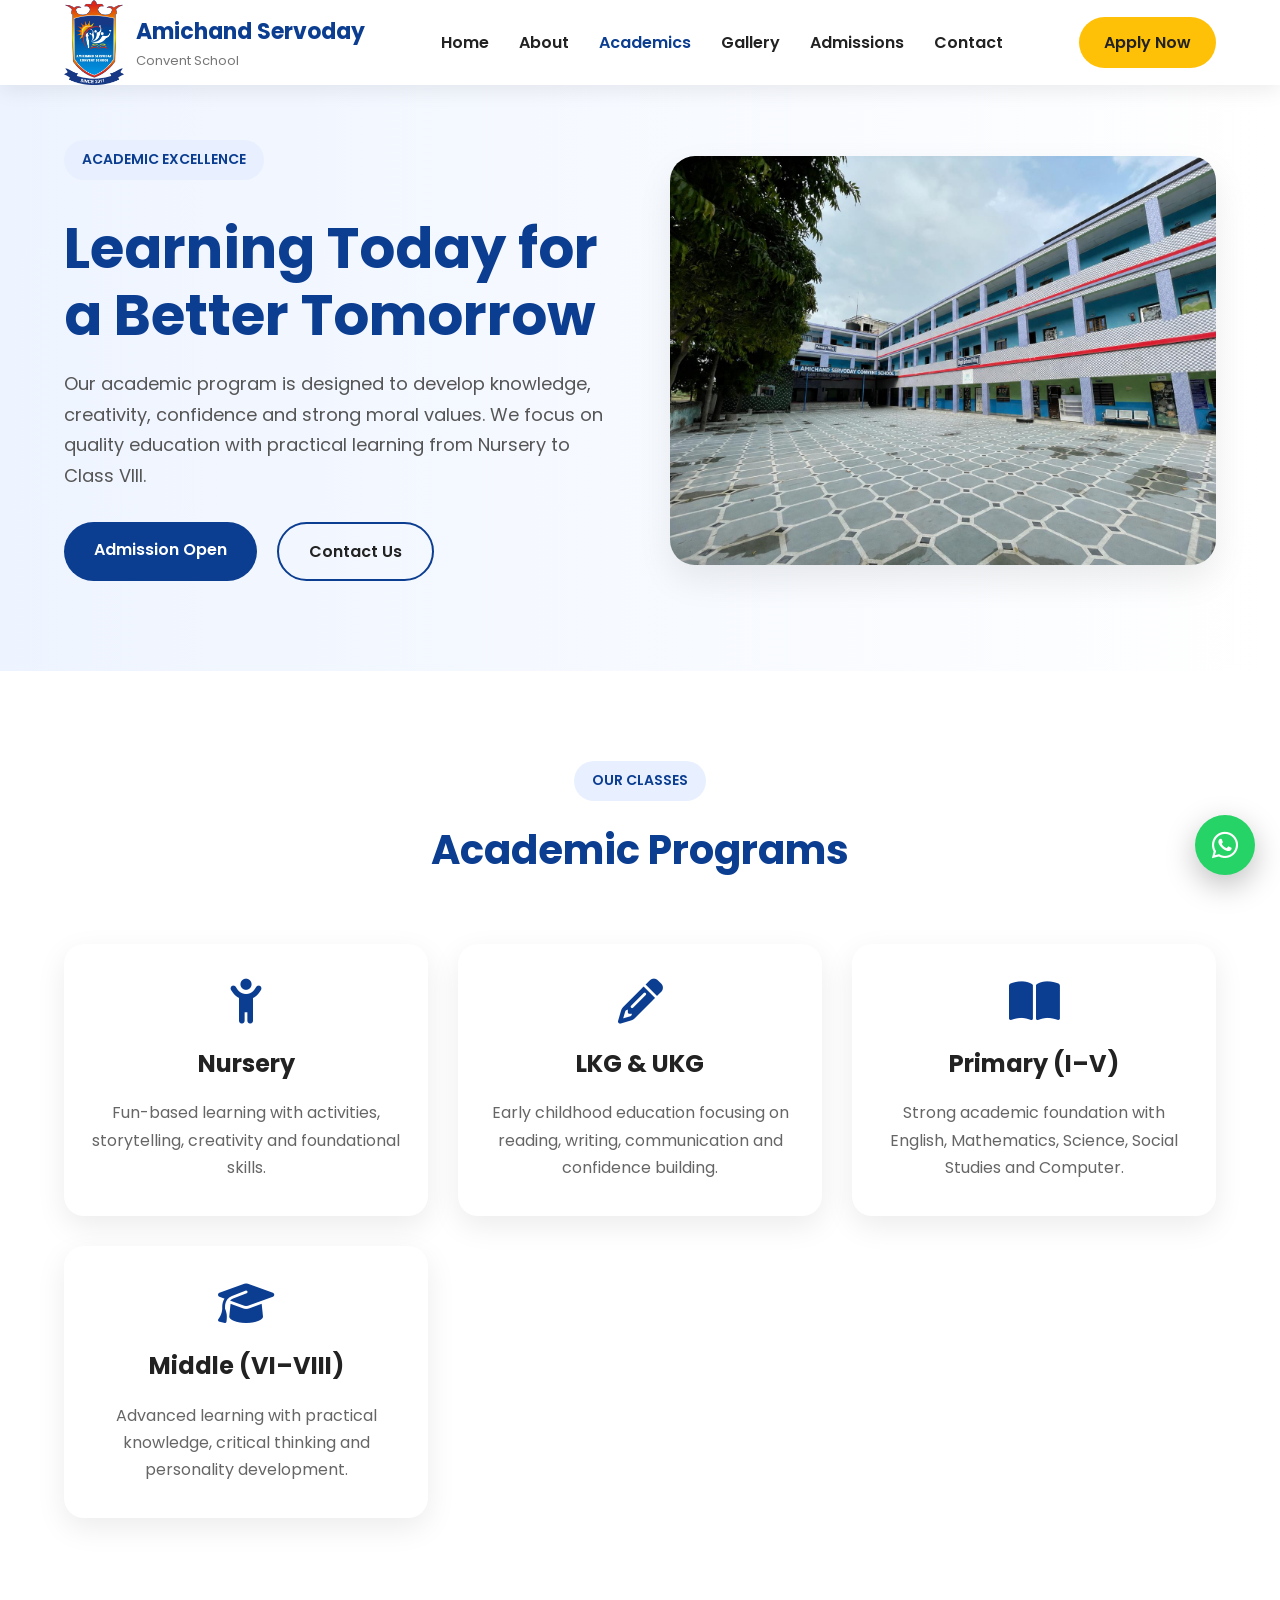
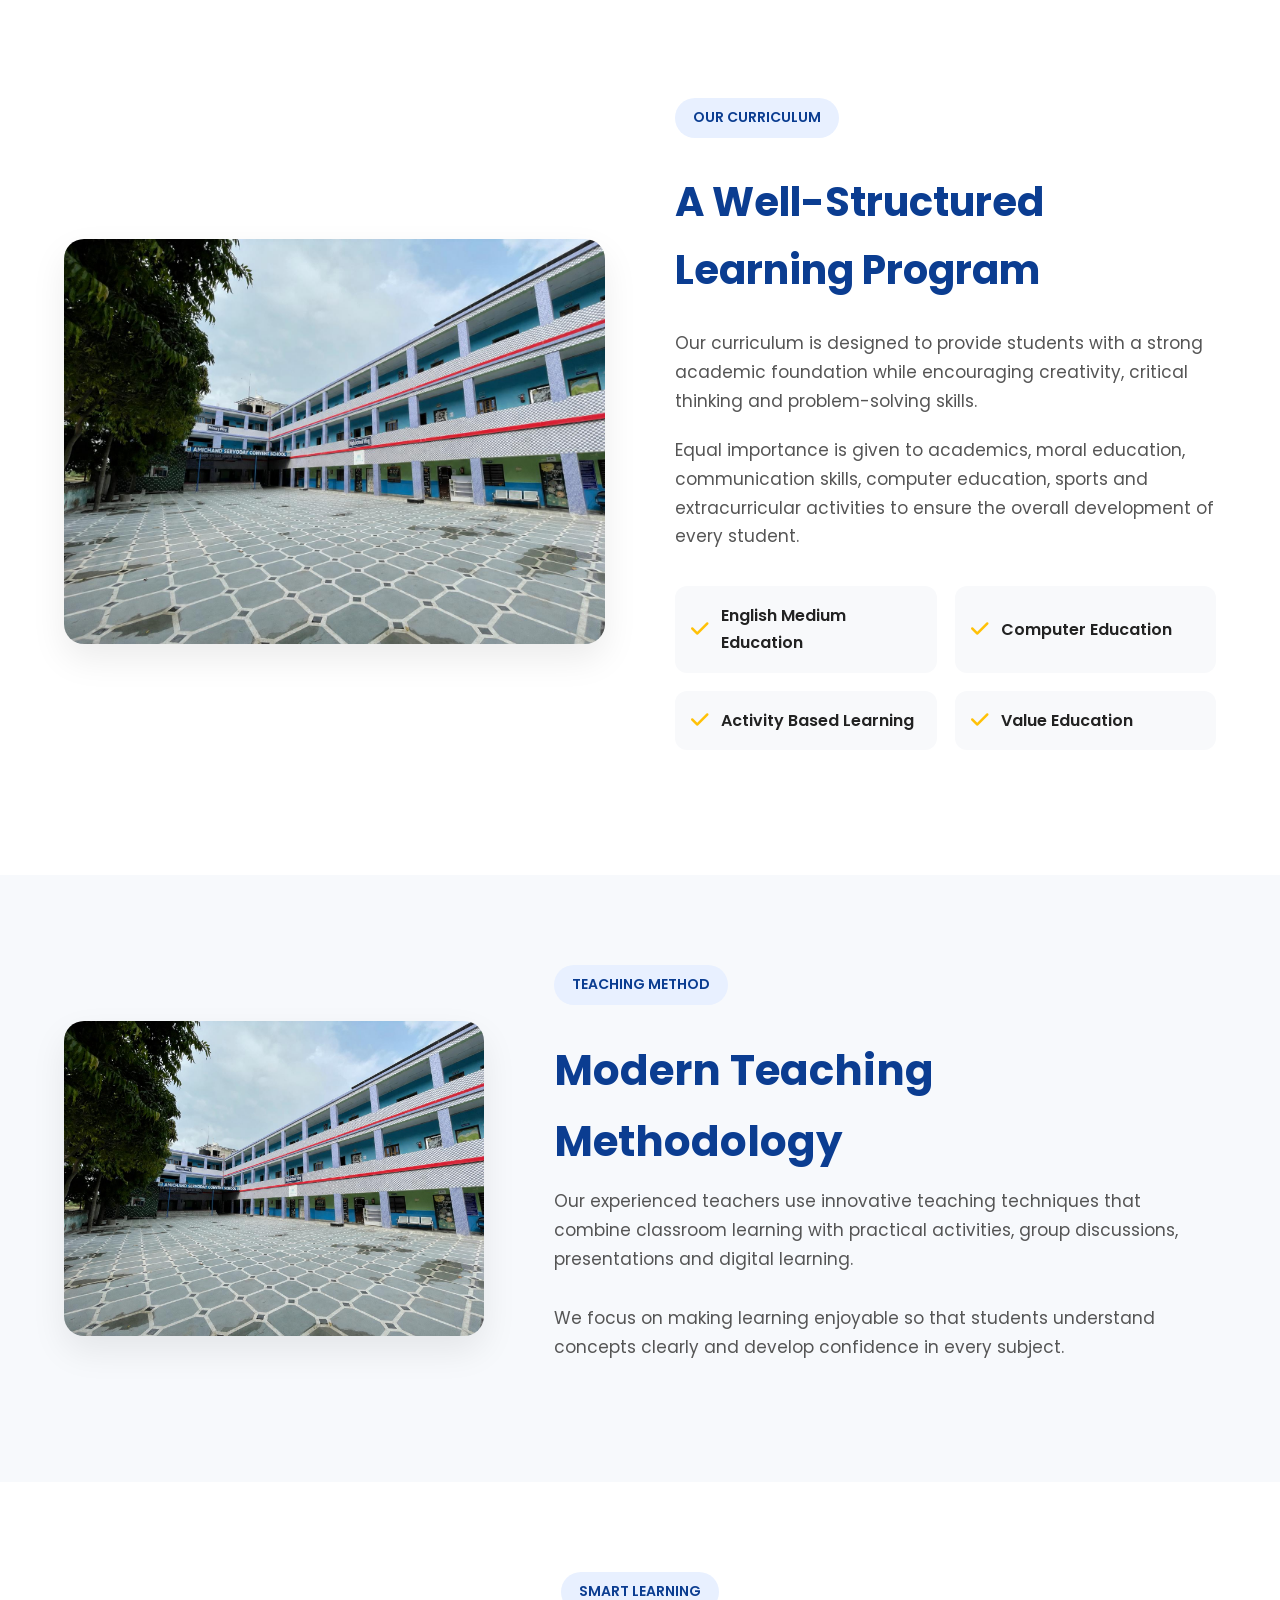
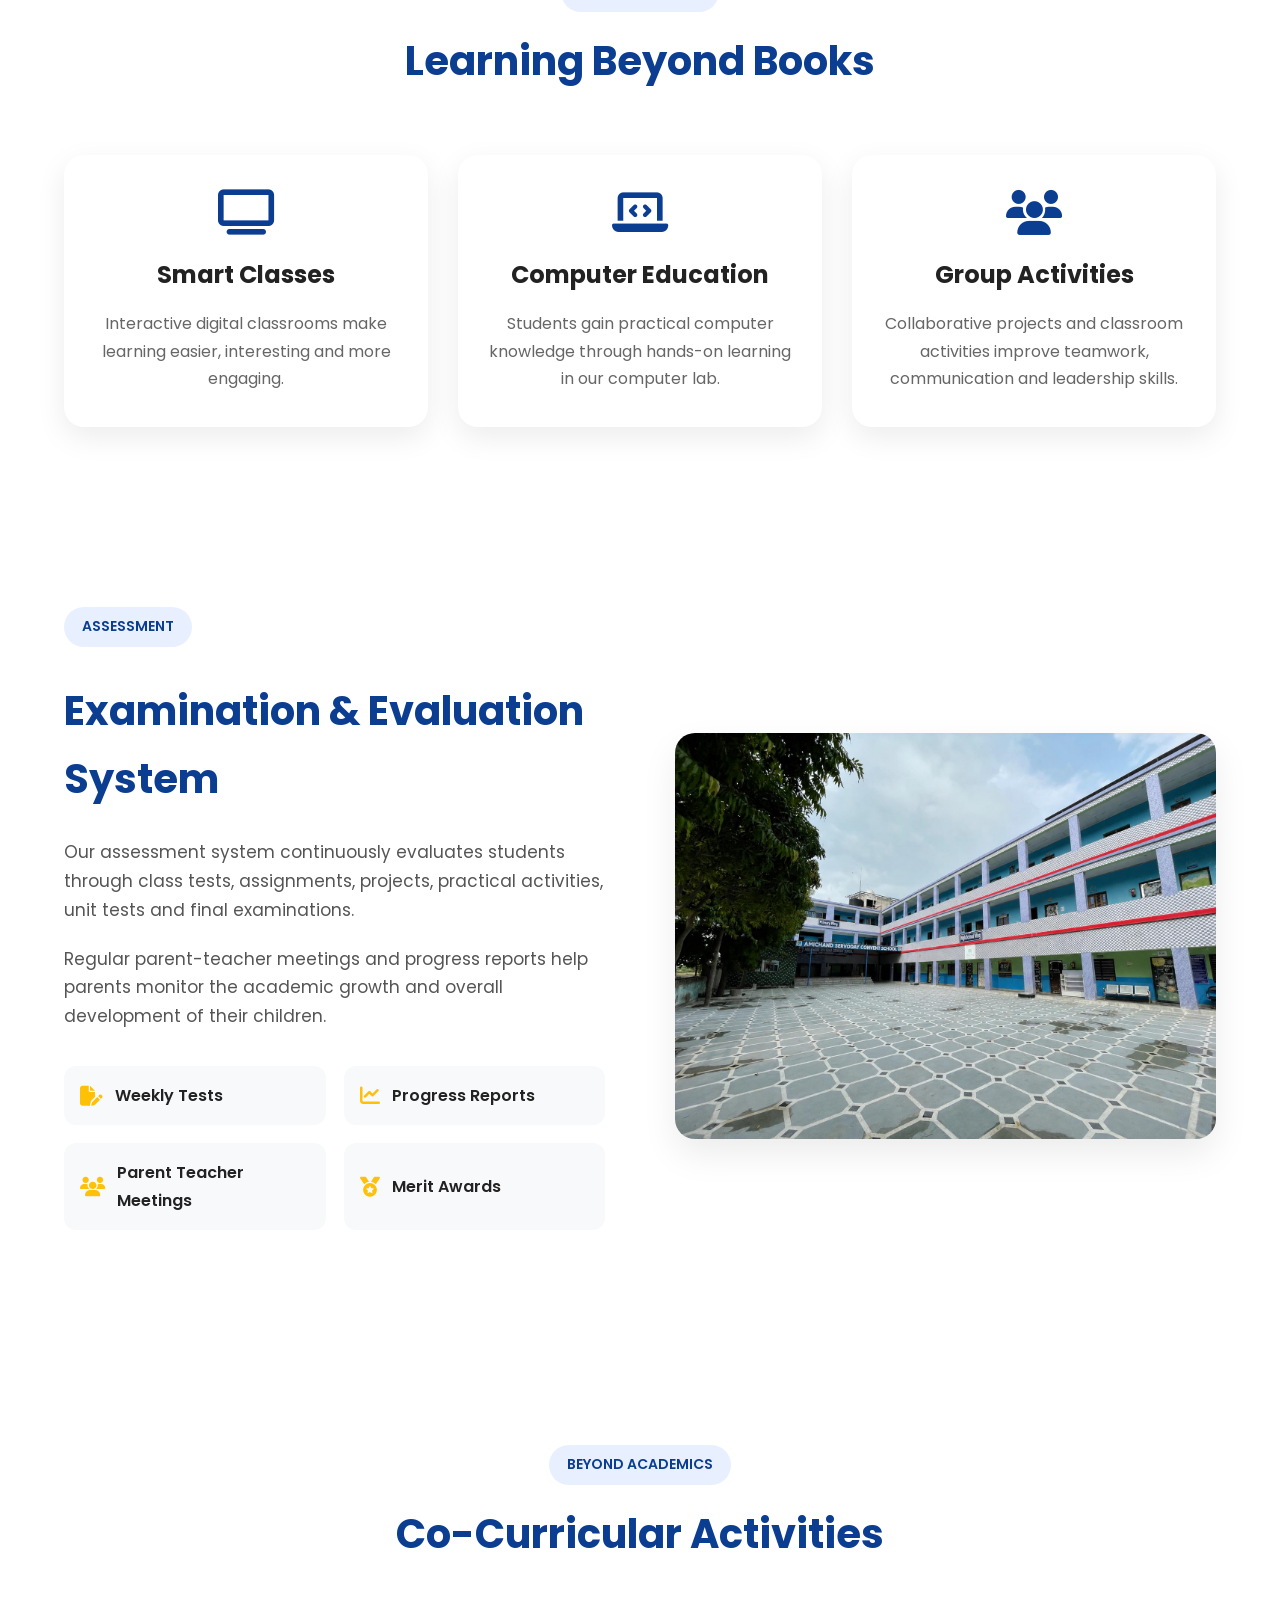
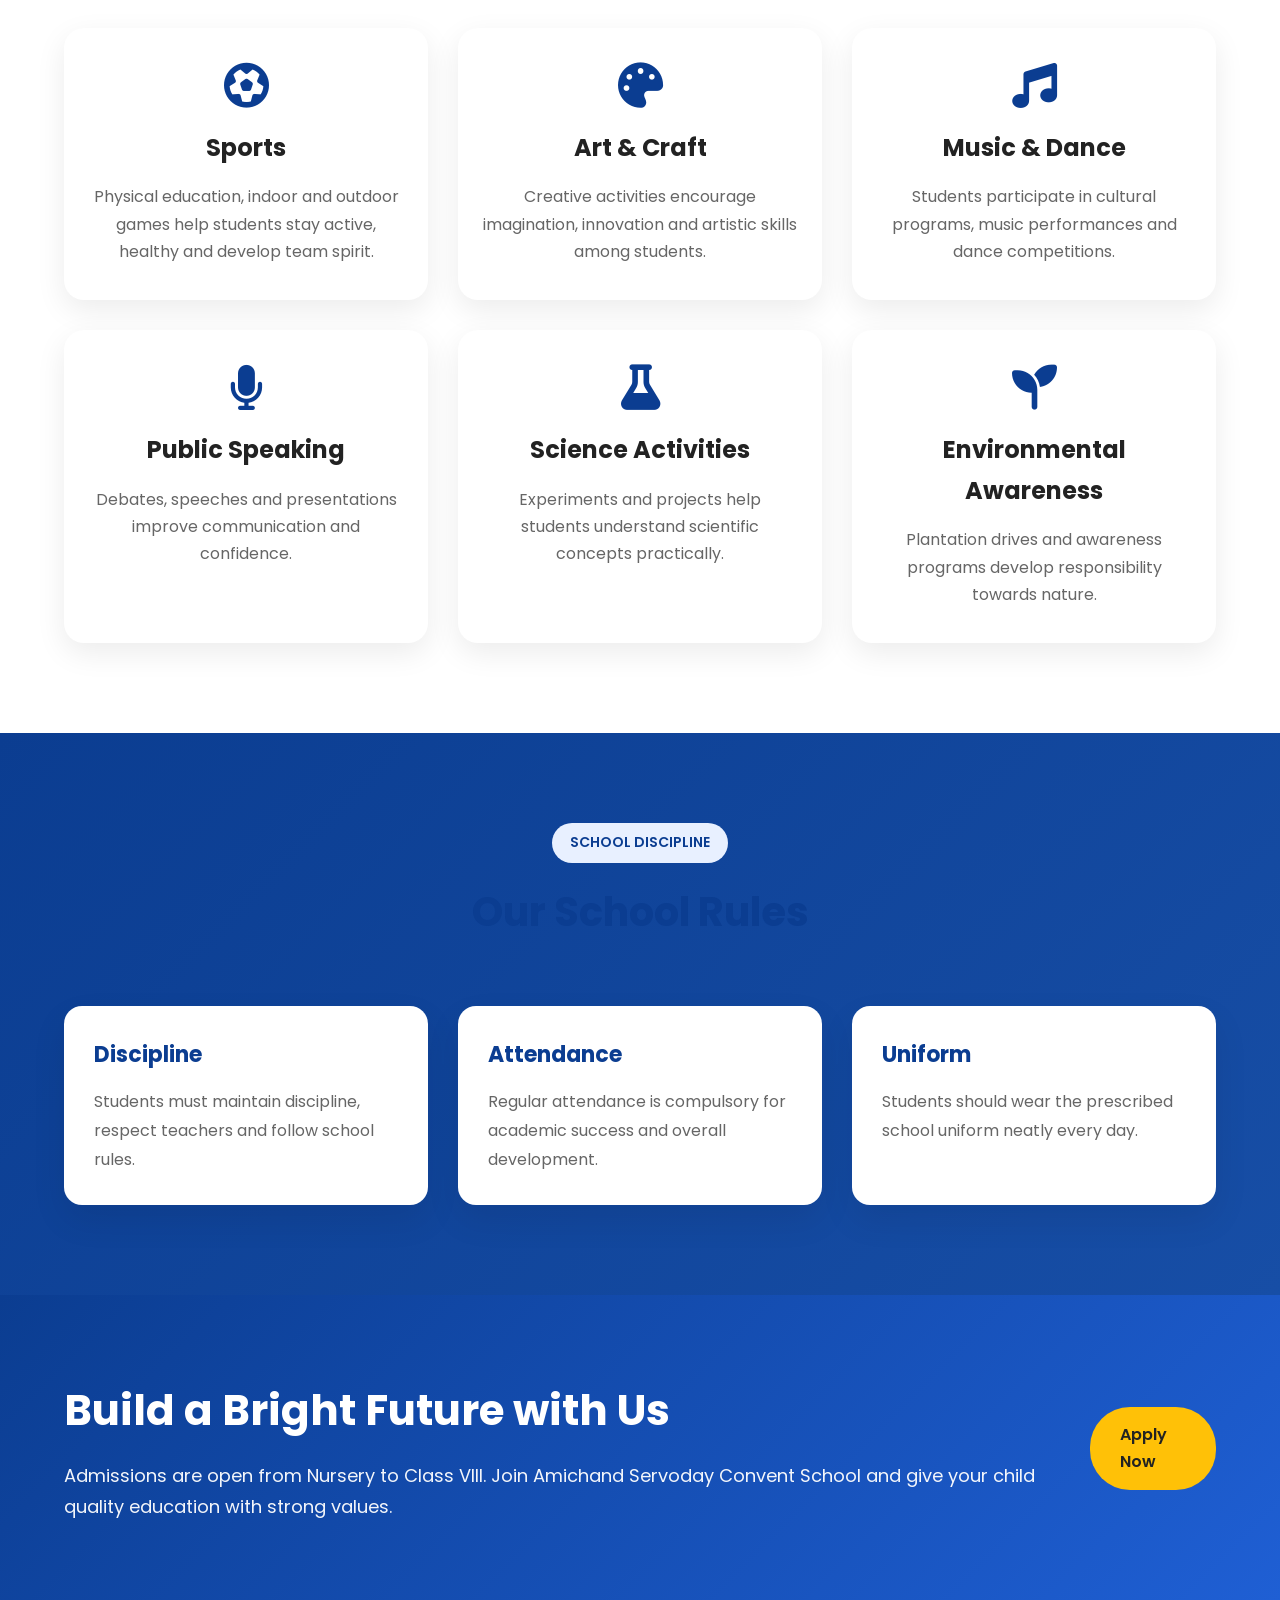
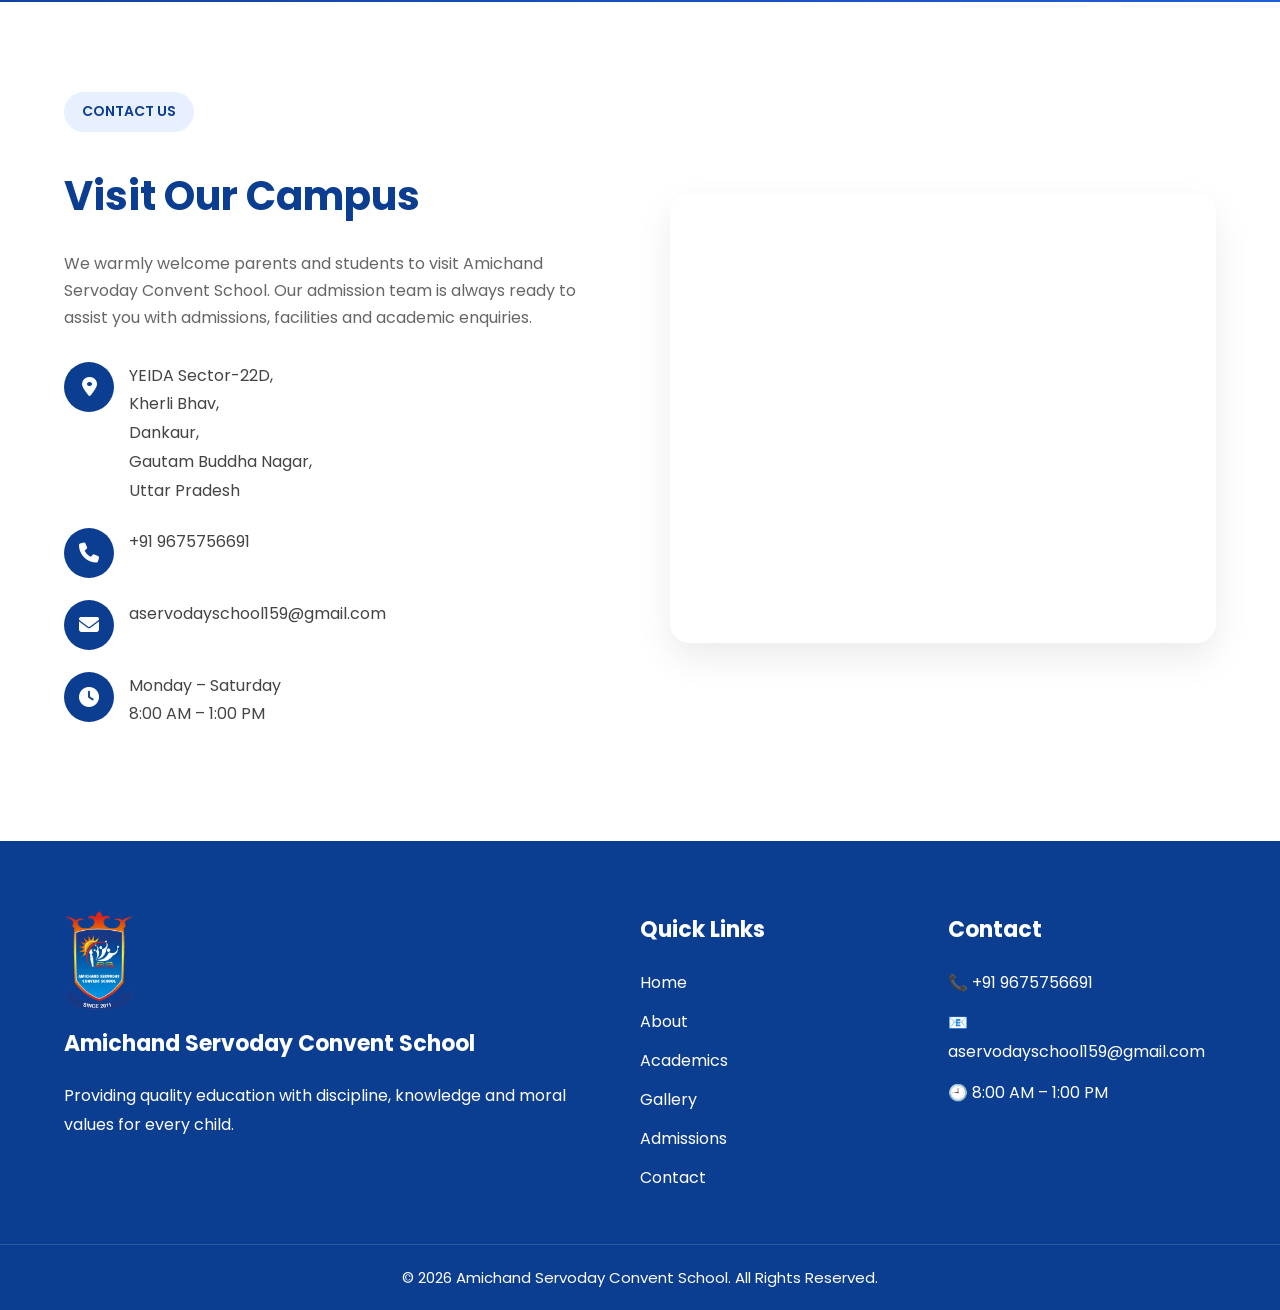
<file: academics.html>
<!DOCTYPE html>
<html lang="en">

<head>

    <meta charset="UTF-8">

    <meta name="viewport" content="width=device-width, initial-scale=1.0">

    <title>Academics | Amichand Servoday Convent School</title>

    <link rel="stylesheet" href="assets/css/style.css">

    <link rel="stylesheet" href="assets/css/responsive.css">

    <link rel="preconnect" href="https://fonts.googleapis.com">

    <link rel="preconnect" href="https://fonts.gstatic.com" crossorigin>

    <link href="https://fonts.googleapis.com/css2?family=Poppins:wght@300;400;500;600;700;800&display=swap" rel="stylesheet">

    <link rel="stylesheet"
        href="https://cdnjs.cloudflare.com/ajax/libs/font-awesome/6.5.2/css/all.min.css">

</head>

<body>

<!-- ==========================
HEADER
========================== -->

<header>

    <div class="container navbar">

        <div class="logo">

            <img src="assets/images/logo.png" alt="School Logo">

            <div>

                <h2>Amichand Servoday</h2>

                <p>Convent School</p>

            </div>

        </div>

        <nav>

            <ul>

                <li><a href="index.html">Home</a></li>

                <li><a href="about.html">About</a></li>

                <li><a href="academics.html" class="active">Academics</a></li>

                <li><a href="gallery.html">Gallery</a></li>

                <li><a href="admissions.html">Admissions</a></li>

                <li><a href="contact.html">Contact</a></li>

            </ul>

        </nav>

        <a href="admissions.html" class="apply-btn">

            Apply Now

        </a>

        <div class="menu-btn">

            <i class="fa-solid fa-bars"></i>

        </div>

    </div>

</header>

<!-- ==========================
ACADEMICS HERO
========================== -->

<section class="hero">

    <div class="container hero-container">

        <div class="hero-left">

            <span class="section-tag">

                ACADEMIC EXCELLENCE

            </span>

            <h1>

                Learning Today for a Better Tomorrow

            </h1>

            <p>

                Our academic program is designed to develop knowledge,
                creativity, confidence and strong moral values. We focus on
                quality education with practical learning from Nursery to
                Class VIII.

            </p>

            <div class="hero-buttons">

                <a href="admissions.html" class="btn-primary">

                    Admission Open

                </a>

                <a href="contact.html" class="btn-secondary">

                    Contact Us

                </a>

            </div>

        </div>

        <div class="hero-right">

            <img src="assets/images/hero.jpg" alt="Academics">

        </div>

    </div>

</section>

<!-- ==========================
ACADEMIC PROGRAMS
========================== -->

<section class="why-us">

    <div class="container">

        <div class="section-heading">

            <span class="section-tag">

                OUR CLASSES

            </span>

            <h2>

                Academic Programs

            </h2>

        </div>

        <div class="why-grid">

            <div class="why-card">

                <i class="fa-solid fa-child-reaching"></i>

                <h3>Nursery</h3>

                <p>

                    Fun-based learning with activities, storytelling,
                    creativity and foundational skills.

                </p>

            </div>

            <div class="why-card">

                <i class="fa-solid fa-pencil"></i>

                <h3>LKG & UKG</h3>

                <p>

                    Early childhood education focusing on reading,
                    writing, communication and confidence building.

                </p>

            </div>

            <div class="why-card">

                <i class="fa-solid fa-book-open"></i>

                <h3>Primary (I–V)</h3>

                <p>

                    Strong academic foundation with English,
                    Mathematics, Science, Social Studies and Computer.

                </p>

            </div>

            <div class="why-card">

                <i class="fa-solid fa-graduation-cap"></i>

                <h3>Middle (VI–VIII)</h3>

                <p>

                    Advanced learning with practical knowledge,
                    critical thinking and personality development.

                </p>

            </div>

        </div>

    </div>

</section>
<!-- ==========================
CURRICULUM
========================== -->

<section class="about">

    <div class="container about-container">

        <div class="about-image">

            <img src="assets/images/hero.jpg" alt="Curriculum">

        </div>

        <div class="about-content">

            <span class="section-tag">

                OUR CURRICULUM

            </span>

            <h2>

                A Well-Structured Learning Program

            </h2>

            <p>

                Our curriculum is designed to provide students with a strong
                academic foundation while encouraging creativity, critical
                thinking and problem-solving skills.

            </p>

            <p>

                Equal importance is given to academics, moral education,
                communication skills, computer education, sports and
                extracurricular activities to ensure the overall development
                of every student.

            </p>

            <div class="about-features">

                <div class="feature">

                    <i class="fa-solid fa-check"></i>

                    <span>English Medium Education</span>

                </div>

                <div class="feature">

                    <i class="fa-solid fa-check"></i>

                    <span>Computer Education</span>

                </div>

                <div class="feature">

                    <i class="fa-solid fa-check"></i>

                    <span>Activity Based Learning</span>

                </div>

                <div class="feature">

                    <i class="fa-solid fa-check"></i>

                    <span>Value Education</span>

                </div>

            </div>

        </div>

    </div>

</section>

<!-- ==========================
TEACHING METHODOLOGY
========================== -->

<section class="manager">

    <div class="container manager-container">

        <div class="manager-left">

            <img src="assets/images/hero.jpg" alt="Teaching Methodology">

        </div>

        <div class="manager-right">

            <span class="section-tag">

                TEACHING METHOD

            </span>

            <h2>

                Modern Teaching Methodology

            </h2>

            <p>

                Our experienced teachers use innovative teaching techniques
                that combine classroom learning with practical activities,
                group discussions, presentations and digital learning.

            </p>

            <p>

                We focus on making learning enjoyable so that students
                understand concepts clearly and develop confidence in every
                subject.

            </p>

        </div>

    </div>

</section>

<!-- ==========================
SMART LEARNING
========================== -->

<section class="why-us">

    <div class="container">

        <div class="section-heading">

            <span class="section-tag">

                SMART LEARNING

            </span>

            <h2>

                Learning Beyond Books

            </h2>

        </div>

        <div class="why-grid">

            <div class="why-card">

                <i class="fa-solid fa-tv"></i>

                <h3>Smart Classes</h3>

                <p>

                    Interactive digital classrooms make learning easier,
                    interesting and more engaging.

                </p>

            </div>

            <div class="why-card">

                <i class="fa-solid fa-laptop-code"></i>

                <h3>Computer Education</h3>

                <p>

                    Students gain practical computer knowledge through
                    hands-on learning in our computer lab.

                </p>

            </div>

            <div class="why-card">

                <i class="fa-solid fa-users"></i>

                <h3>Group Activities</h3>

                <p>

                    Collaborative projects and classroom activities improve
                    teamwork, communication and leadership skills.

                </p>

            </div>

        </div>

    </div>

</section>
<!-- ==========================
EXAMINATION SYSTEM
========================== -->

<section class="about">

    <div class="container about-container">

        <div class="about-content">

            <span class="section-tag">

                ASSESSMENT

            </span>

            <h2>

                Examination & Evaluation System

            </h2>

            <p>

                Our assessment system continuously evaluates students through
                class tests, assignments, projects, practical activities,
                unit tests and final examinations.

            </p>

            <p>

                Regular parent-teacher meetings and progress reports help
                parents monitor the academic growth and overall development
                of their children.

            </p>

            <div class="about-features">

                <div class="feature">

                    <i class="fa-solid fa-file-pen"></i>

                    <span>Weekly Tests</span>

                </div>

                <div class="feature">

                    <i class="fa-solid fa-chart-line"></i>

                    <span>Progress Reports</span>

                </div>

                <div class="feature">

                    <i class="fa-solid fa-users"></i>

                    <span>Parent Teacher Meetings</span>

                </div>

                <div class="feature">

                    <i class="fa-solid fa-medal"></i>

                    <span>Merit Awards</span>

                </div>

            </div>

        </div>

        <div class="about-image">

            <img src="assets/images/hero.jpg" alt="Examination">

        </div>

    </div>

</section>

<!-- ==========================
CO-CURRICULAR ACTIVITIES
========================== -->

<section class="why-us">

    <div class="container">

        <div class="section-heading">

            <span class="section-tag">

                BEYOND ACADEMICS

            </span>

            <h2>

                Co-Curricular Activities

            </h2>

        </div>

        <div class="why-grid">

            <div class="why-card">

                <i class="fa-solid fa-futbol"></i>

                <h3>Sports</h3>

                <p>

                    Physical education, indoor and outdoor games help students
                    stay active, healthy and develop team spirit.

                </p>

            </div>

            <div class="why-card">

                <i class="fa-solid fa-palette"></i>

                <h3>Art & Craft</h3>

                <p>

                    Creative activities encourage imagination, innovation
                    and artistic skills among students.

                </p>

            </div>

            <div class="why-card">

                <i class="fa-solid fa-music"></i>

                <h3>Music & Dance</h3>

                <p>

                    Students participate in cultural programs,
                    music performances and dance competitions.

                </p>

            </div>

            <div class="why-card">

                <i class="fa-solid fa-microphone"></i>

                <h3>Public Speaking</h3>

                <p>

                    Debates, speeches and presentations improve
                    communication and confidence.

                </p>

            </div>

            <div class="why-card">

                <i class="fa-solid fa-flask"></i>

                <h3>Science Activities</h3>

                <p>

                    Experiments and projects help students
                    understand scientific concepts practically.

                </p>

            </div>

            <div class="why-card">

                <i class="fa-solid fa-seedling"></i>

                <h3>Environmental Awareness</h3>

                <p>

                    Plantation drives and awareness programs develop
                    responsibility towards nature.

                </p>

            </div>

        </div>

    </div>

</section>

<!-- ==========================
SCHOOL RULES
========================== -->

<section class="stats">

    <div class="container">

        <div class="section-heading">

            <span class="section-tag">

                SCHOOL DISCIPLINE

            </span>

            <h2>

                Our School Rules

            </h2>

        </div>

        <div class="notice-grid">

            <div class="notice-card">

                <h3>Discipline</h3>

                <p>

                    Students must maintain discipline,
                    respect teachers and follow school rules.

                </p>

            </div>

            <div class="notice-card">

                <h3>Attendance</h3>

                <p>

                    Regular attendance is compulsory for
                    academic success and overall development.

                </p>

            </div>

            <div class="notice-card">

                <h3>Uniform</h3>

                <p>

                    Students should wear the prescribed
                    school uniform neatly every day.

                </p>

            </div>

        </div>

    </div>

</section>

<!-- ==========================
CALL TO ACTION
========================== -->

<section class="cta">

    <div class="container cta-box">

        <div>

            <h2>

                Build a Bright Future with Us

            </h2>

            <p>

                Admissions are open from Nursery to Class VIII.
                Join Amichand Servoday Convent School and give your child
                quality education with strong values.

            </p>

        </div>

        <a href="admissions.html" class="btn-primary">

            Apply Now

        </a>

    </div>

</section>
<!-- ==========================
CONTACT
========================== -->

<section class="contact">

    <div class="container contact-grid">

        <div class="contact-info">

            <span class="section-tag">

                CONTACT US

            </span>

            <h2>

                Visit Our Campus

            </h2>

            <p>

                We warmly welcome parents and students to visit
                Amichand Servoday Convent School. Our admission team
                is always ready to assist you with admissions,
                facilities and academic enquiries.

            </p>

            <div class="contact-item">

                <i class="fa-solid fa-location-dot"></i>

                <span>

                    YEIDA Sector-22D,<br>
                    Kherli Bhav,<br>
                    Dankaur,<br>
                    Gautam Buddha Nagar,<br>
                    Uttar Pradesh

                </span>

            </div>

            <div class="contact-item">

                <i class="fa-solid fa-phone"></i>

                <span>

                    +91 9675756691

                </span>

            </div>

            <div class="contact-item">

                <i class="fa-solid fa-envelope"></i>

                <span>

                    aservodayschool159@gmail.com

                </span>

            </div>

            <div class="contact-item">

                <i class="fa-solid fa-clock"></i>

                <span>

                    Monday – Saturday <br>
                    8:00 AM – 1:00 PM

                </span>

            </div>

        </div>

        <div class="map">

            <iframe
                src="https://www.google.com/maps?q=Dankaur,+Greater+Noida&output=embed"
                loading="lazy"
                allowfullscreen>

            </iframe>

        </div>

    </div>

</section>

<!-- ==========================
FOOTER
========================== -->

<footer>

    <div class="container footer-grid">

        <div>

            <img src="assets/images/logo.png"
                 alt="School Logo"
                 width="70">

            <h3>

                Amichand Servoday Convent School

            </h3>

            <p>

                Providing quality education with discipline,
                knowledge and moral values for every child.

            </p>

        </div>

        <div>

            <h3>

                Quick Links

            </h3>

            <ul>

                <li><a href="index.html">Home</a></li>

                <li><a href="about.html">About</a></li>

                <li><a href="academics.html">Academics</a></li>

                <li><a href="gallery.html">Gallery</a></li>

                <li><a href="admissions.html">Admissions</a></li>

                <li><a href="contact.html">Contact</a></li>

            </ul>

        </div>

        <div>

            <h3>

                Contact

            </h3>

            <p>📞 +91 9675756691</p>

            <p>📧 aservodayschool159@gmail.com</p>

            <p>🕘 8:00 AM – 1:00 PM</p>

        </div>

    </div>

    <div class="copyright">

        © 2026 Amichand Servoday Convent School.
        All Rights Reserved.

    </div>

</footer>

<!-- ==========================
WHATSAPP BUTTON
========================== -->

<a href="https://wa.me/919675756691"
   class="whatsapp"
   target="_blank"
   aria-label="WhatsApp">

    <i class="fa-brands fa-whatsapp"></i>

</a>

<!-- ==========================
SCROLL TO TOP
========================== -->

<button id="topBtn"
        aria-label="Scroll To Top">

    <i class="fa-solid fa-arrow-up"></i>

</button>

<script src="assets/js/app.js"></script>

</body>

</html>
</file>
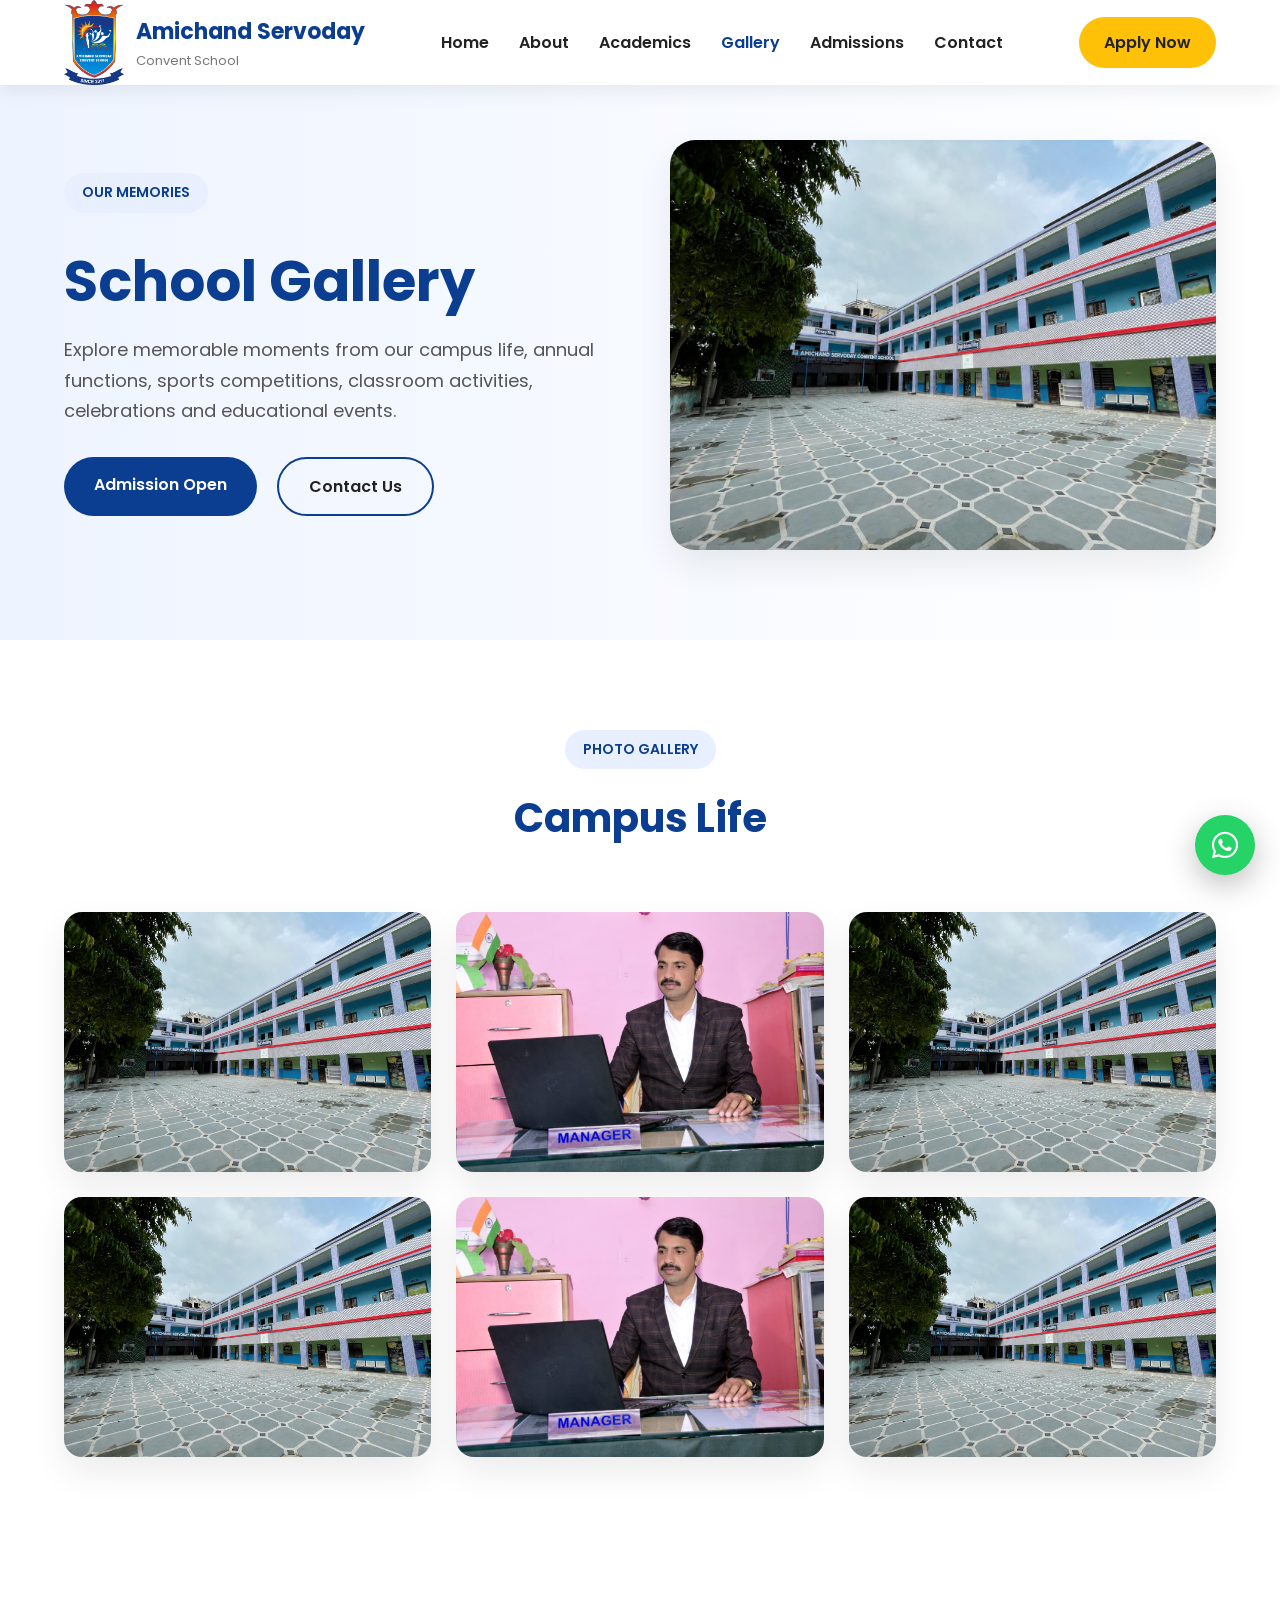
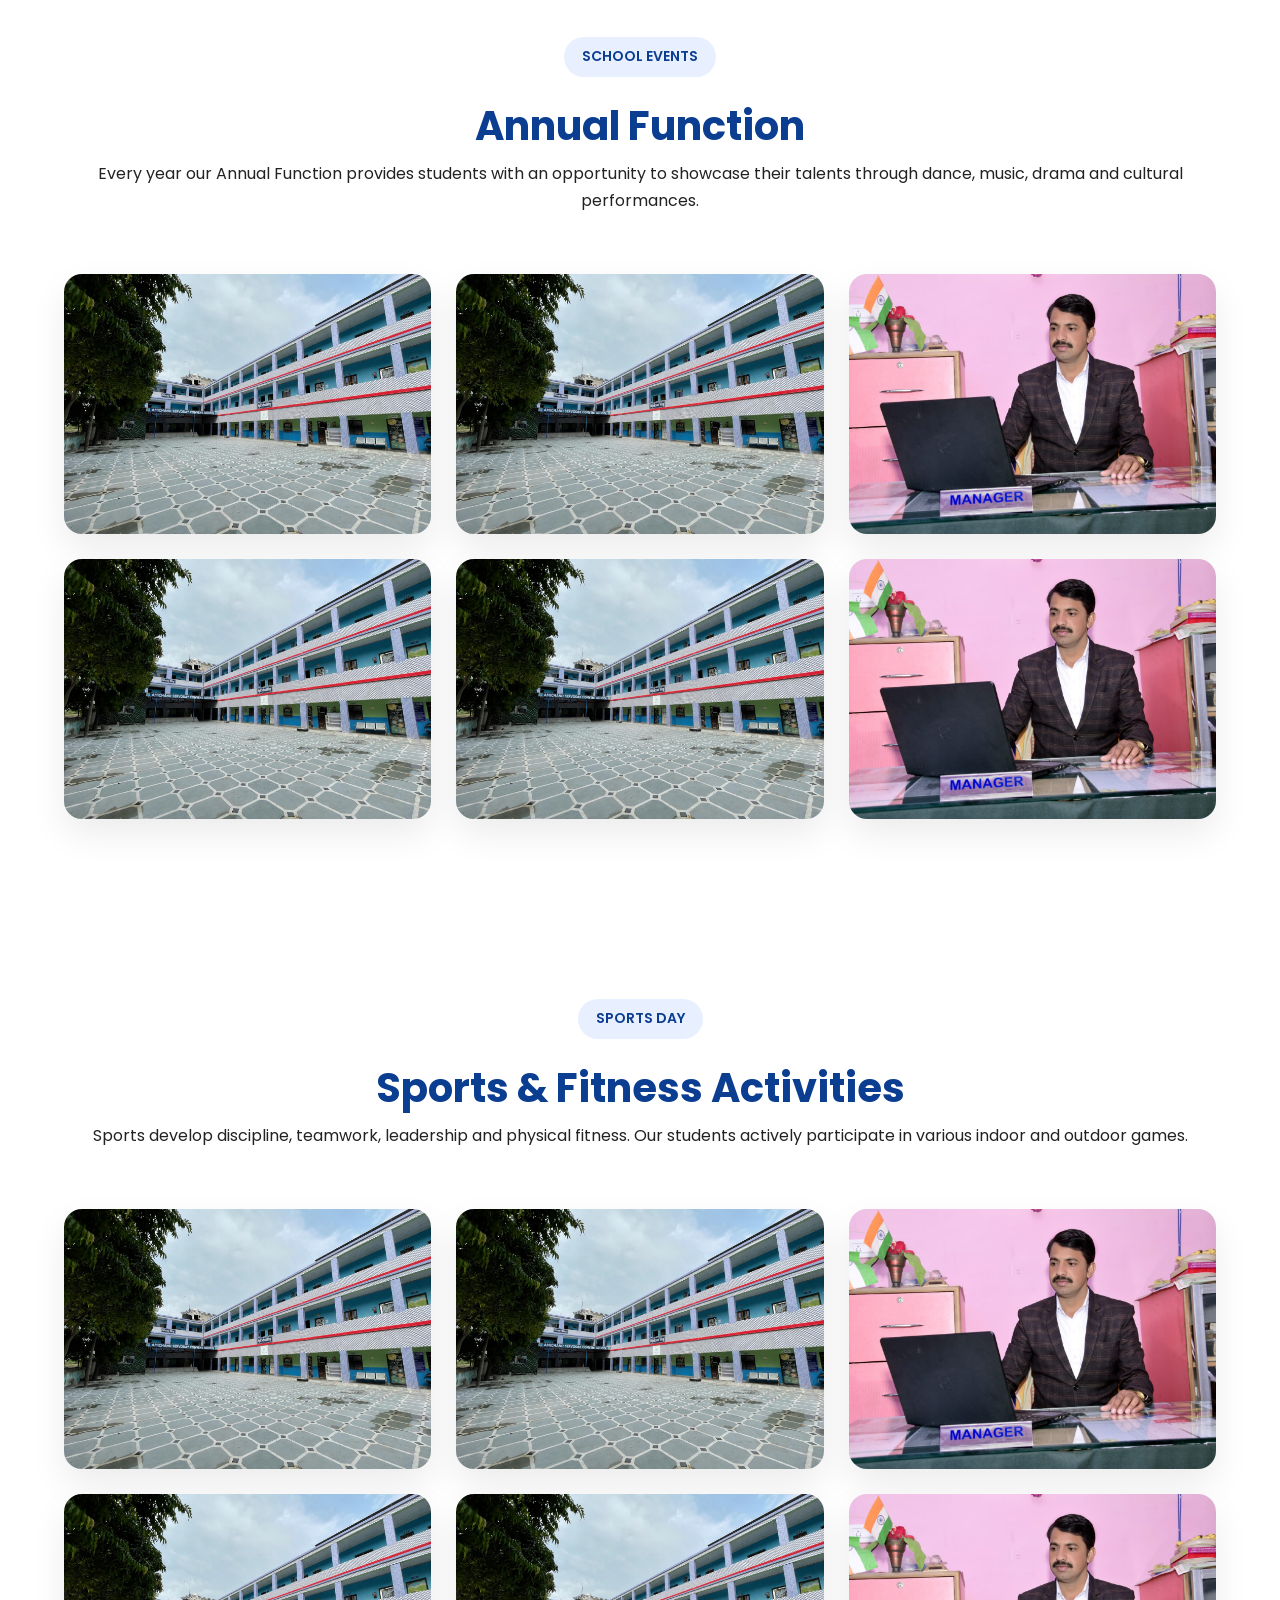
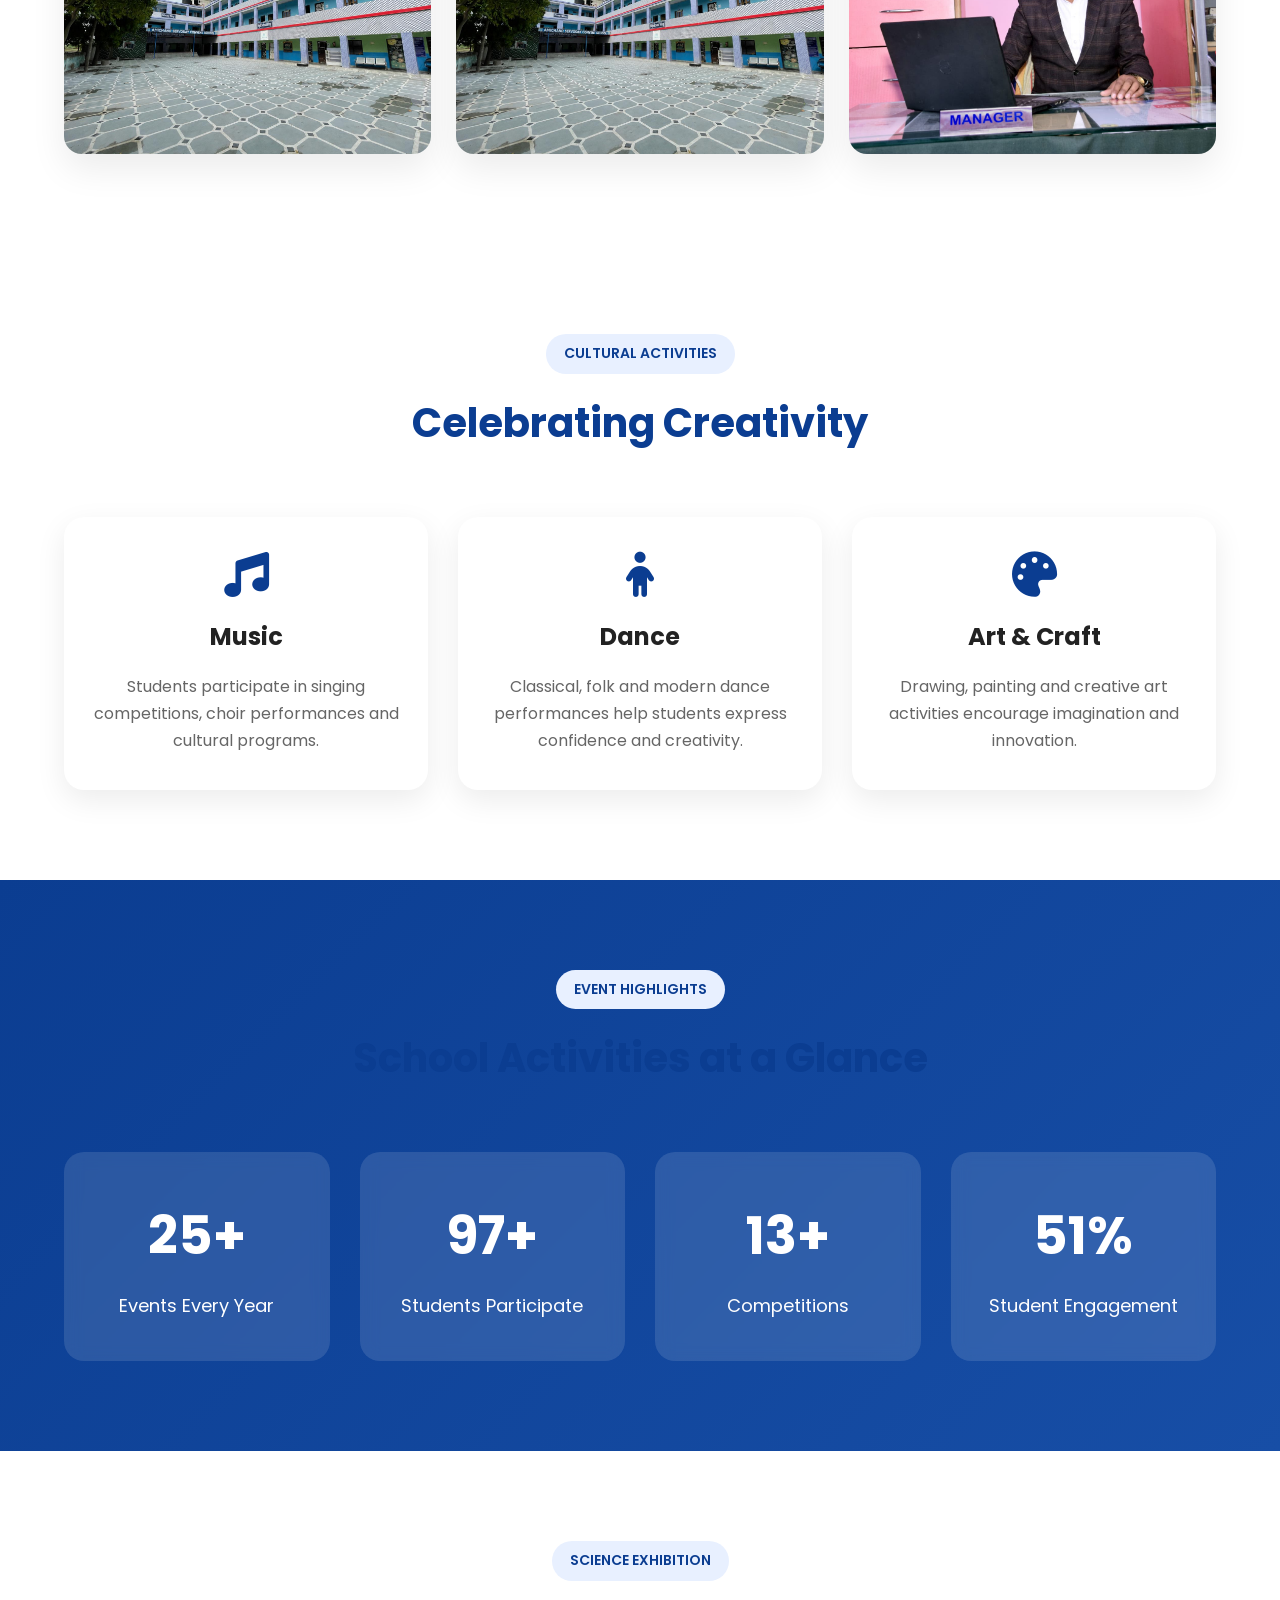
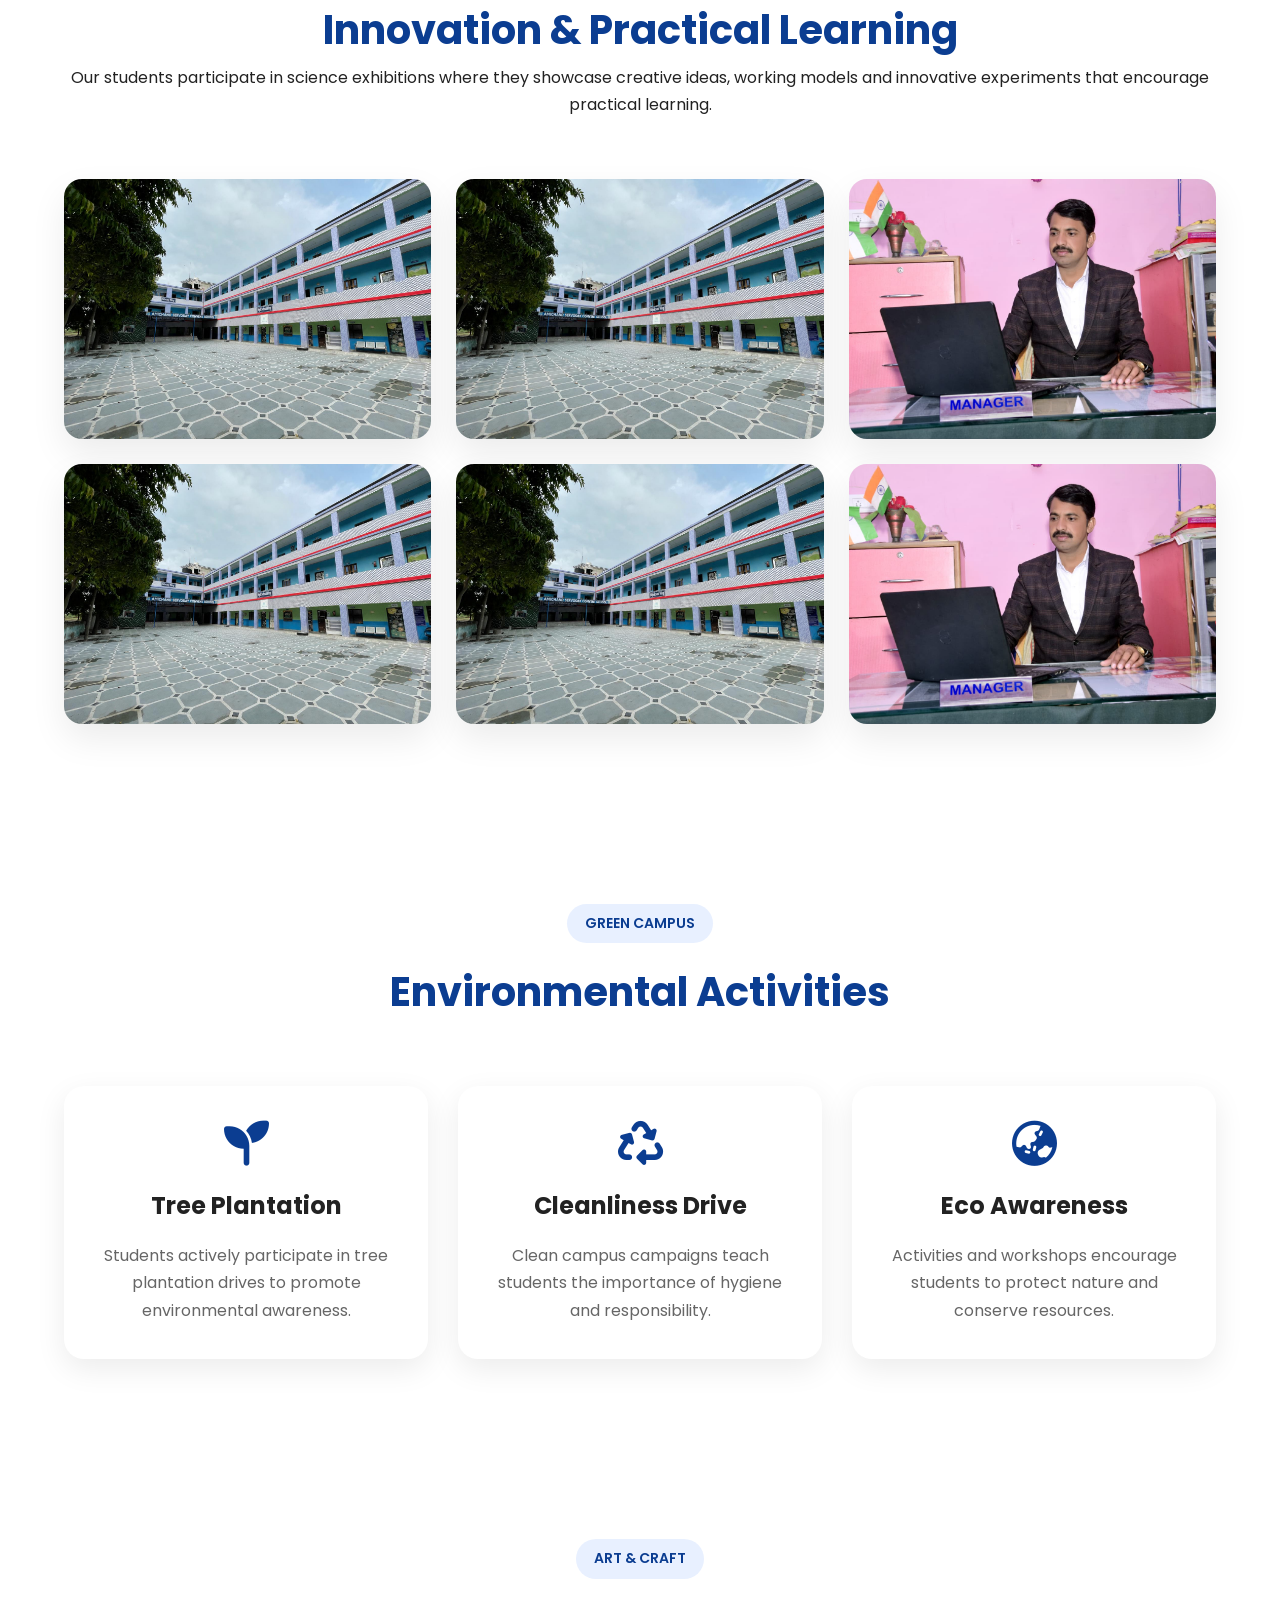
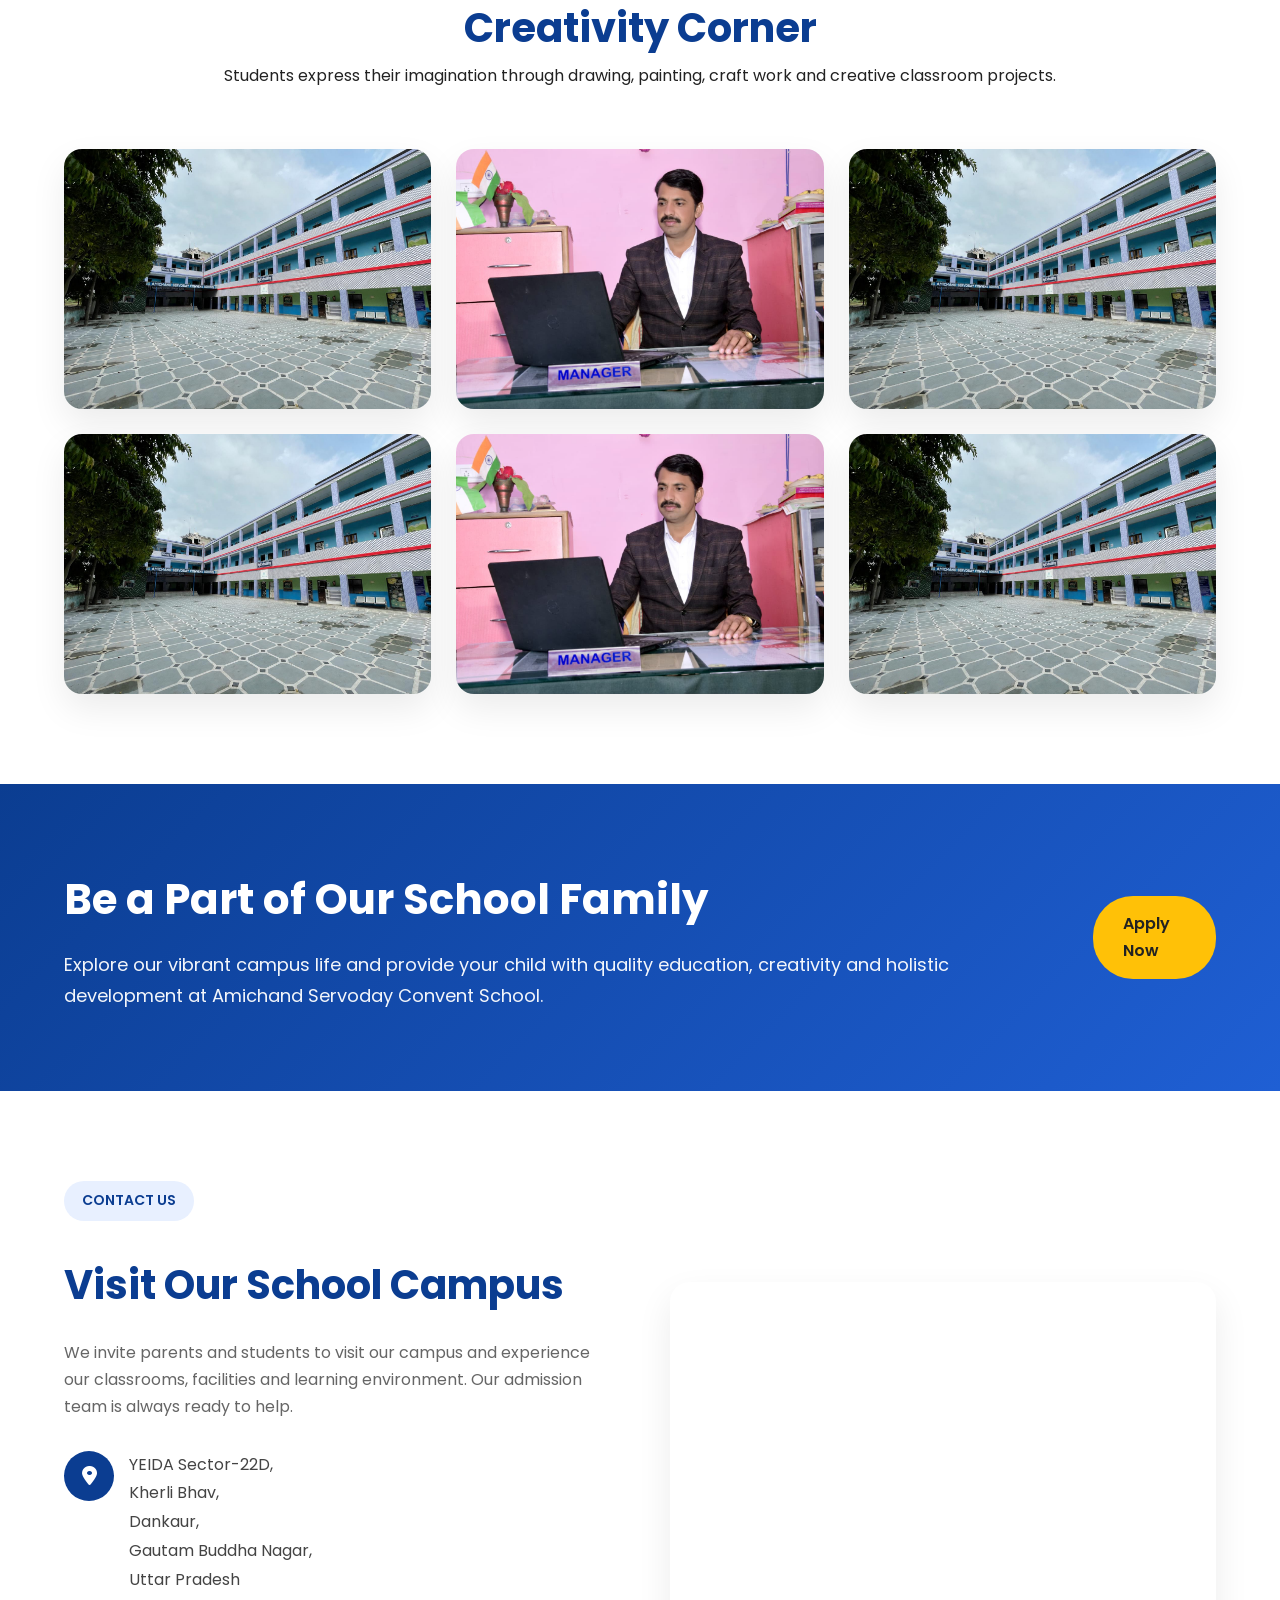
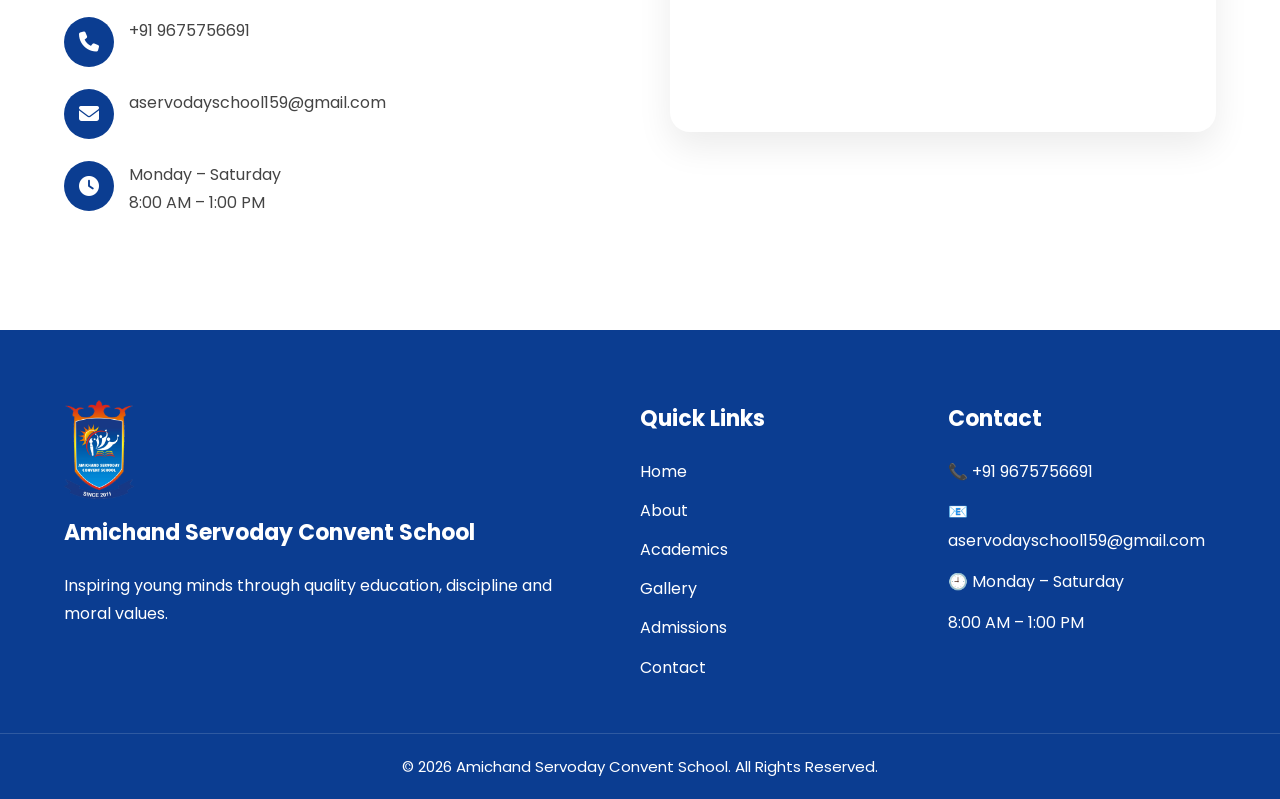
<file: gallery.html>
<!DOCTYPE html>
<html lang="en">

<head>

    <meta charset="UTF-8">

    <meta name="viewport" content="width=device-width, initial-scale=1.0">

    <title>Gallery | Amichand Servoday Convent School</title>

    <link rel="stylesheet" href="assets/css/style.css">

    <link rel="stylesheet" href="assets/css/responsive.css">

    <link rel="preconnect" href="https://fonts.googleapis.com">

    <link rel="preconnect" href="https://fonts.gstatic.com" crossorigin>

    <link href="https://fonts.googleapis.com/css2?family=Poppins:wght@300;400;500;600;700;800&display=swap" rel="stylesheet">

    <link rel="stylesheet"
          href="https://cdnjs.cloudflare.com/ajax/libs/font-awesome/6.5.2/css/all.min.css">

</head>

<body>

<!-- ==========================
HEADER
========================== -->

<header>

    <div class="container navbar">

        <div class="logo">

            <img src="assets/images/logo.png" alt="School Logo">

            <div>

                <h2>Amichand Servoday</h2>

                <p>Convent School</p>

            </div>

        </div>

        <nav>

            <ul>

                <li><a href="index.html">Home</a></li>

                <li><a href="about.html">About</a></li>

                <li><a href="academics.html">Academics</a></li>

                <li><a href="gallery.html" class="active">Gallery</a></li>

                <li><a href="admissions.html">Admissions</a></li>

                <li><a href="contact.html">Contact</a></li>

            </ul>

        </nav>

        <a href="admissions.html" class="apply-btn">

            Apply Now

        </a>

        <div class="menu-btn">

            <i class="fa-solid fa-bars"></i>

        </div>

    </div>

</header>

<!-- ==========================
GALLERY HERO
========================== -->

<section class="hero">

    <div class="container hero-container">

        <div class="hero-left">

            <span class="section-tag">

                OUR MEMORIES

            </span>

            <h1>

                School Gallery

            </h1>

            <p>

                Explore memorable moments from our campus life, annual
                functions, sports competitions, classroom activities,
                celebrations and educational events.

            </p>

            <div class="hero-buttons">

                <a href="admissions.html"
                   class="btn-primary">

                    Admission Open

                </a>

                <a href="contact.html"
                   class="btn-secondary">

                    Contact Us

                </a>

            </div>

        </div>

        <div class="hero-right">

            <img src="assets/images/hero.jpg"
                 alt="School Gallery">

        </div>

    </div>

</section>

<!-- ==========================
PHOTO GALLERY
========================== -->

<section class="gallery">

    <div class="container">

        <div class="section-heading">

            <span class="section-tag">

                PHOTO GALLERY

            </span>

            <h2>

                Campus Life

            </h2>

        </div>

        <div class="gallery-grid">

            <img src="assets/images/hero.jpg" alt="Campus">

            <img src="assets/images/manager.jpg" alt="Manager">

            <img src="assets/images/hero.jpg" alt="School">

            <img src="assets/images/hero.jpg" alt="Students">

            <img src="assets/images/manager.jpg" alt="Teachers">

            <img src="assets/images/hero.jpg" alt="Classroom">

        </div>

    </div>

</section>
<!-- ==========================
ANNUAL FUNCTION
========================== -->

<section class="gallery">

    <div class="container">

        <div class="section-heading">

            <span class="section-tag">

                SCHOOL EVENTS

            </span>

            <h2>

                Annual Function

            </h2>

            <p>

                Every year our Annual Function provides students with an
                opportunity to showcase their talents through dance,
                music, drama and cultural performances.

            </p>

        </div>

        <div class="gallery-grid">

            <img src="assets/images/hero.jpg" alt="Annual Function">

            <img src="assets/images/hero.jpg" alt="Dance Performance">

            <img src="assets/images/manager.jpg" alt="Chief Guest">

            <img src="assets/images/hero.jpg" alt="Students">

            <img src="assets/images/hero.jpg" alt="Prize Distribution">

            <img src="assets/images/manager.jpg" alt="Stage Performance">

        </div>

    </div>

</section>

<!-- ==========================
SPORTS DAY
========================== -->

<section class="gallery">

    <div class="container">

        <div class="section-heading">

            <span class="section-tag">

                SPORTS DAY

            </span>

            <h2>

                Sports & Fitness Activities

            </h2>

            <p>

                Sports develop discipline, teamwork, leadership and
                physical fitness. Our students actively participate in
                various indoor and outdoor games.

            </p>

        </div>

        <div class="gallery-grid">

            <img src="assets/images/hero.jpg" alt="Sports">

            <img src="assets/images/hero.jpg" alt="Running Race">

            <img src="assets/images/manager.jpg" alt="Prize">

            <img src="assets/images/hero.jpg" alt="Football">

            <img src="assets/images/hero.jpg" alt="Students">

            <img src="assets/images/manager.jpg" alt="Sports Day">

        </div>

    </div>

</section>

<!-- ==========================
CULTURAL ACTIVITIES
========================== -->

<section class="why-us">

    <div class="container">

        <div class="section-heading">

            <span class="section-tag">

                CULTURAL ACTIVITIES

            </span>

            <h2>

                Celebrating Creativity

            </h2>

        </div>

        <div class="why-grid">

            <div class="why-card">

                <i class="fa-solid fa-music"></i>

                <h3>Music</h3>

                <p>

                    Students participate in singing competitions,
                    choir performances and cultural programs.

                </p>

            </div>

            <div class="why-card">

                <i class="fa-solid fa-child"></i>

                <h3>Dance</h3>

                <p>

                    Classical, folk and modern dance performances help
                    students express confidence and creativity.

                </p>

            </div>

            <div class="why-card">

                <i class="fa-solid fa-palette"></i>

                <h3>Art & Craft</h3>

                <p>

                    Drawing, painting and creative art activities
                    encourage imagination and innovation.

                </p>

            </div>

        </div>

    </div>

</section>

<!-- ==========================
EVENT HIGHLIGHTS
========================== -->

<section class="stats">

    <div class="container">

        <div class="section-heading">

            <span class="section-tag">

                EVENT HIGHLIGHTS

            </span>

            <h2>

                School Activities at a Glance

            </h2>

        </div>

        <div class="stats-grid">

            <div class="stat-box">

                <h2>50+</h2>

                <p>Events Every Year</p>

            </div>

            <div class="stat-box">

                <h2>800+</h2>

                <p>Students Participate</p>

            </div>

            <div class="stat-box">

                <h2>25+</h2>

                <p>Competitions</p>

            </div>

            <div class="stat-box">

                <h2>100%</h2>

                <p>Student Engagement</p>

            </div>

        </div>

    </div>

</section>
<!-- ==========================
SCIENCE EXHIBITION
========================== -->

<section class="gallery">

    <div class="container">

        <div class="section-heading">

            <span class="section-tag">

                SCIENCE EXHIBITION

            </span>

            <h2>

                Innovation & Practical Learning

            </h2>

            <p>

                Our students participate in science exhibitions where they
                showcase creative ideas, working models and innovative
                experiments that encourage practical learning.

            </p>

        </div>

        <div class="gallery-grid">

            <img src="assets/images/hero.jpg" alt="Science Exhibition">

            <img src="assets/images/hero.jpg" alt="Science Project">

            <img src="assets/images/manager.jpg" alt="Working Model">

            <img src="assets/images/hero.jpg" alt="Laboratory">

            <img src="assets/images/hero.jpg" alt="Experiment">

            <img src="assets/images/manager.jpg" alt="Science Fair">

        </div>

    </div>

</section>

<!-- ==========================
ENVIRONMENTAL ACTIVITIES
========================== -->

<section class="why-us">

    <div class="container">

        <div class="section-heading">

            <span class="section-tag">

                GREEN CAMPUS

            </span>

            <h2>

                Environmental Activities

            </h2>

        </div>

        <div class="why-grid">

            <div class="why-card">

                <i class="fa-solid fa-seedling"></i>

                <h3>Tree Plantation</h3>

                <p>

                    Students actively participate in tree plantation
                    drives to promote environmental awareness.

                </p>

            </div>

            <div class="why-card">

                <i class="fa-solid fa-recycle"></i>

                <h3>Cleanliness Drive</h3>

                <p>

                    Clean campus campaigns teach students the
                    importance of hygiene and responsibility.

                </p>

            </div>

            <div class="why-card">

                <i class="fa-solid fa-earth-asia"></i>

                <h3>Eco Awareness</h3>

                <p>

                    Activities and workshops encourage students to
                    protect nature and conserve resources.

                </p>

            </div>

        </div>

    </div>

</section>

<!-- ==========================
ART & CRAFT GALLERY
========================== -->

<section class="gallery">

    <div class="container">

        <div class="section-heading">

            <span class="section-tag">

                ART & CRAFT

            </span>

            <h2>

                Creativity Corner

            </h2>

            <p>

                Students express their imagination through drawing,
                painting, craft work and creative classroom projects.

            </p>

        </div>

        <div class="gallery-grid">

            <img src="assets/images/hero.jpg" alt="Drawing">

            <img src="assets/images/manager.jpg" alt="Painting">

            <img src="assets/images/hero.jpg" alt="Craft Activity">

            <img src="assets/images/hero.jpg" alt="Art Competition">

            <img src="assets/images/manager.jpg" alt="Creative Work">

            <img src="assets/images/hero.jpg" alt="Student Artwork">

        </div>

    </div>

</section>

<!-- ==========================
CALL TO ACTION
========================== -->

<section class="cta">

    <div class="container cta-box">

        <div>

            <h2>

                Be a Part of Our School Family

            </h2>

            <p>

                Explore our vibrant campus life and provide your child
                with quality education, creativity and holistic
                development at Amichand Servoday Convent School.

            </p>

        </div>

        <a href="admissions.html" class="btn-primary">

            Apply Now

        </a>

    </div>

</section>
<!-- ==========================
CONTACT
========================== -->

<section class="contact">

    <div class="container contact-grid">

        <div class="contact-info">

            <span class="section-tag">

                CONTACT US

            </span>

            <h2>

                Visit Our School Campus

            </h2>

            <p>

                We invite parents and students to visit our campus and
                experience our classrooms, facilities and learning
                environment. Our admission team is always ready to help.

            </p>

            <div class="contact-item">

                <i class="fa-solid fa-location-dot"></i>

                <span>

                    YEIDA Sector-22D,<br>
                    Kherli Bhav,<br>
                    Dankaur,<br>
                    Gautam Buddha Nagar,<br>
                    Uttar Pradesh

                </span>

            </div>

            <div class="contact-item">

                <i class="fa-solid fa-phone"></i>

                <span>

                    +91 9675756691

                </span>

            </div>

            <div class="contact-item">

                <i class="fa-solid fa-envelope"></i>

                <span>

                    aservodayschool159@gmail.com

                </span>

            </div>

            <div class="contact-item">

                <i class="fa-solid fa-clock"></i>

                <span>

                    Monday – Saturday <br>
                    8:00 AM – 1:00 PM

                </span>

            </div>

        </div>

        <div class="map">

            <iframe
                src="https://www.google.com/maps?q=Dankaur,+Greater+Noida&output=embed"
                loading="lazy"
                allowfullscreen>

            </iframe>

        </div>

    </div>

</section>

<!-- ==========================
FOOTER
========================== -->

<footer>

    <div class="container footer-grid">

        <div>

            <img src="assets/images/logo.png"
                 alt="School Logo"
                 width="70">

            <h3>

                Amichand Servoday Convent School

            </h3>

            <p>

                Inspiring young minds through quality education,
                discipline and moral values.

            </p>

        </div>

        <div>

            <h3>

                Quick Links

            </h3>

            <ul>

                <li><a href="index.html">Home</a></li>

                <li><a href="about.html">About</a></li>

                <li><a href="academics.html">Academics</a></li>

                <li><a href="gallery.html">Gallery</a></li>

                <li><a href="admissions.html">Admissions</a></li>

                <li><a href="contact.html">Contact</a></li>

            </ul>

        </div>

        <div>

            <h3>

                Contact

            </h3>

            <p>📞 +91 9675756691</p>

            <p>📧 aservodayschool159@gmail.com</p>

            <p>🕘 Monday – Saturday</p>

            <p>8:00 AM – 1:00 PM</p>

        </div>

    </div>

    <div class="copyright">

        © 2026 Amichand Servoday Convent School. All Rights Reserved.

    </div>

</footer>

<!-- ==========================
WHATSAPP BUTTON
========================== -->

<a href="https://wa.me/919675756691"
   class="whatsapp"
   target="_blank"
   aria-label="WhatsApp">

    <i class="fa-brands fa-whatsapp"></i>

</a>

<!-- ==========================
SCROLL TO TOP
========================== -->

<button id="topBtn"
        aria-label="Scroll To Top">

    <i class="fa-solid fa-arrow-up"></i>

</button>

<script src="assets/js/app.js"></script>

</body>

</html>
</file>
<file: assets/css/style.css>
/* =====================================
   GOOGLE FONT
===================================== */

@import url('https://fonts.googleapis.com/css2?family=Poppins:wght@300;400;500;600;700;800&display=swap');

/* =====================================
   RESET
===================================== */

*{
    margin:0;
    padding:0;
    box-sizing:border-box;
}

html{
    scroll-behavior:smooth;
}

body{
    font-family:'Poppins',sans-serif;
    color:#222;
    background:#fff;
    line-height:1.7;
}

img{
    max-width:100%;
    display:block;
}

a{
    text-decoration:none;
    color:inherit;
}

ul{
    list-style:none;
}

/* =====================================
   COLORS
===================================== */

:root{

--primary:#0B3D91;
--secondary:#FFC107;
--white:#ffffff;
--black:#222;
--gray:#666;
--light:#f7f9fc;
--shadow:0 15px 35px rgba(0,0,0,.08);

}

/* =====================================
   COMMON
===================================== */

.container{

width:90%;
max-width:1200px;
margin:auto;

}

section{

padding:90px 0;

}

.section-tag{

display:inline-block;
background:#e8f0ff;
color:var(--primary);
padding:8px 18px;
border-radius:50px;
font-size:14px;
font-weight:600;
margin-bottom:15px;

}

.section-heading{

text-align:center;
margin-bottom:60px;

}

.section-heading h2{

font-size:40px;
color:var(--primary);

}

/* =====================================
   HEADER
===================================== */

header{

position:fixed;
top:0;
left:0;
width:100%;
background:#fff;
box-shadow:0 5px 20px rgba(0,0,0,.08);
z-index:999;

}

.navbar{

display:flex;
justify-content:space-between;
align-items:center;
height:85px;

}

/* =====================================
   LOGO
===================================== */

.logo{

display:flex;
align-items:center;
gap:12px;

}

.logo img{

width:60px;

}

.logo h2{

font-size:22px;
color:var(--primary);

}

.logo p{

font-size:13px;
color:#777;

}

/* =====================================
   NAVBAR
===================================== */

nav ul{

display:flex;
gap:30px;

}

nav ul li a{

font-weight:600;
transition:.3s;

}

nav ul li a:hover,
nav ul li a.active{

color:var(--primary);

}

/* =====================================
   APPLY BUTTON
===================================== */

.apply-btn{

background:var(--secondary);
padding:12px 25px;
border-radius:30px;
font-weight:600;
transition:.3s;

}

.apply-btn:hover{

transform:translateY(-3px);

}

/* =====================================
   HERO
===================================== */

.hero{

padding-top:140px;
background:linear-gradient(to right,#eef4ff,#ffffff);

}

.hero-container{

display:grid;
grid-template-columns:1fr 1fr;
align-items:center;
gap:60px;

}

.hero-left h1{

font-size:56px;
line-height:1.2;
margin:20px 0;
color:var(--primary);

}

.hero-left p{

font-size:18px;
color:#555;
margin-bottom:30px;

}

.hero-buttons{

display:flex;
gap:20px;

}

.btn-primary{

background:var(--primary);
color:#fff;
padding:14px 30px;
border-radius:40px;
font-weight:600;
transition:.3s;

}

.btn-secondary{

border:2px solid var(--primary);
padding:14px 30px;
border-radius:40px;
font-weight:600;
transition:.3s;

}

.btn-primary:hover,
.btn-secondary:hover{

transform:translateY(-5px);

}

.hero-right img{

border-radius:25px;
box-shadow:var(--shadow);

}

/* =====================================
   MOBILE MENU BUTTON
===================================== */

.menu-btn{

display:none;
font-size:28px;
cursor:pointer;

}
/* =====================================
   ABOUT SECTION
===================================== */

.about{

background:#fff;

}

.about-container{

display:grid;
grid-template-columns:1fr 1fr;
gap:70px;
align-items:center;

}

.about-image img{

width:100%;
border-radius:20px;
box-shadow:var(--shadow);

}

.about-content h2{

font-size:40px;
margin:15px 0 25px;
color:var(--primary);

}

.about-content p{

font-size:17px;
color:#555;
margin-bottom:20px;

}

.about-features{

display:grid;
grid-template-columns:repeat(2,1fr);
gap:18px;
margin:35px 0;

}

.feature{

display:flex;
align-items:center;
gap:12px;
padding:16px;
background:#f8f9fb;
border-radius:12px;
transition:.35s;

}

.feature i{

color:var(--secondary);
font-size:20px;

}

.feature span{

font-weight:600;

}

.feature:hover{

transform:translateY(-6px);
box-shadow:var(--shadow);
background:#fff;

}

/* =====================================
   MANAGER SECTION
===================================== */

.manager{

background:var(--light);

}

.manager-container{

display:grid;
grid-template-columns:420px 1fr;
gap:70px;
align-items:center;

}

.manager-left img{

width:100%;
border-radius:20px;
box-shadow:var(--shadow);

}

.manager-right h2{

font-size:42px;
color:var(--primary);
margin:15px 0 10px;

}

.manager-right h4{

color:var(--secondary);
font-size:22px;
margin-bottom:25px;

}

.manager-right p{

font-size:17px;
color:#555;
margin-bottom:30px;

}

/* =====================================
   WHY CHOOSE US
===================================== */

.why-us{

background:#fff;

}

.why-grid{

display:grid;
grid-template-columns:repeat(3,1fr);
gap:30px;

}

.why-card{

background:#fff;
padding:35px 25px;
border-radius:20px;
text-align:center;
box-shadow:0 10px 30px rgba(0,0,0,.08);
transition:.35s;

}

.why-card i{

font-size:45px;
color:var(--primary);
margin-bottom:20px;

}

.why-card h3{

font-size:24px;
margin-bottom:15px;
color:var(--black);

}

.why-card p{

font-size:16px;
color:#666;

}

.why-card:hover{

transform:translateY(-10px);
box-shadow:0 20px 45px rgba(0,0,0,.15);

}

.why-card:hover i{

color:var(--secondary);

}
/* =====================================
   STATISTICS
===================================== */

.stats{

background:linear-gradient(135deg,#0B3D91,#174ea6);
color:#fff;

}

.stats-grid{

display:grid;
grid-template-columns:repeat(4,1fr);
gap:30px;

}

.stat-box{

background:rgba(255,255,255,.12);
backdrop-filter:blur(8px);
padding:40px 20px;
border-radius:20px;
text-align:center;
transition:.35s;

}

.stat-box h2{

font-size:52px;
font-weight:700;
margin-bottom:10px;

}

.stat-box p{

font-size:18px;

}

.stat-box:hover{

transform:translateY(-10px);
background:rgba(255,255,255,.20);

}

/* =====================================
   GALLERY
===================================== */

.gallery{

background:#fff;

}

.gallery-grid{

display:grid;
grid-template-columns:repeat(3,1fr);
gap:25px;

}

.gallery-grid img{

width:100%;
height:260px;
object-fit:cover;
border-radius:18px;
cursor:pointer;
transition:.4s;
box-shadow:var(--shadow);

}

.gallery-grid img:hover{

transform:scale(1.05);
box-shadow:0 20px 45px rgba(0,0,0,.20);

}

/* =====================================
   NOTICE BOARD
===================================== */

.notice{

background:var(--light);

}

.notice-grid{

display:grid;
grid-template-columns:repeat(3,1fr);
gap:30px;

}

.notice-card{

background:#fff;
padding:30px;
border-radius:18px;
box-shadow:var(--shadow);
transition:.35s;

}

.notice-card:hover{

transform:translateY(-10px);

}

.notice-card .date{

display:inline-block;
background:var(--secondary);
padding:8px 16px;
border-radius:30px;
font-size:14px;
font-weight:600;
margin-bottom:18px;

}

.notice-card h3{

color:var(--primary);
margin-bottom:15px;
font-size:22px;

}

.notice-card p{

color:#666;
line-height:1.8;

}

/* =====================================
   CALL TO ACTION
===================================== */

.cta{

background:linear-gradient(135deg,#0B3D91,#1f5fd4);
padding:80px 0;

}

.cta-box{

display:flex;
justify-content:space-between;
align-items:center;
gap:30px;
color:#fff;

}

.cta-box h2{

font-size:42px;
margin-bottom:15px;

}

.cta-box p{

font-size:18px;
opacity:.95;

}

.cta .btn-primary{

background:#FFC107;
color:#222;

}

.cta .btn-primary:hover{

background:#ffd54f;

}
/* =====================================
   CONTACT SECTION
===================================== */

.contact{

background:#fff;

}

.contact-grid{

display:grid;
grid-template-columns:1fr 1fr;
gap:60px;
align-items:center;

}

.contact-info h2{

font-size:40px;
color:var(--primary);
margin:15px 0 20px;

}

.contact-info p{

color:#666;
margin-bottom:30px;

}

.contact-item{

display:flex;
align-items:flex-start;
gap:15px;
margin-bottom:22px;

}

.contact-item i{

width:50px;
height:50px;
background:var(--primary);
color:#fff;
display:flex;
align-items:center;
justify-content:center;
border-radius:50%;
font-size:20px;
flex-shrink:0;

}

.contact-item span{

font-size:16px;
line-height:1.8;
color:#444;

}

.map iframe{

width:100%;
height:450px;
border:none;
border-radius:20px;
box-shadow:var(--shadow);

}

/* =====================================
   FOOTER
===================================== */

footer{

background:#0B3D91;
color:#fff;
padding:70px 0 20px;

}

.footer-grid{

display:grid;
grid-template-columns:2fr 1fr 1fr;
gap:40px;
margin-bottom:40px;

}

.footer-grid h3{

margin-bottom:20px;
font-size:22px;

}

.footer-grid p{

margin-bottom:12px;
line-height:1.8;

}

.footer-grid ul li{

margin-bottom:12px;

}

.footer-grid ul li a{

transition:.3s;

}

.footer-grid ul li a:hover{

color:#FFC107;
padding-left:6px;

}

.footer-grid img{

margin-bottom:15px;

}

.copyright{

text-align:center;
border-top:1px solid rgba(255,255,255,.15);
padding-top:20px;
font-size:15px;

}

/* =====================================
   WHATSAPP BUTTON
===================================== */

.whatsapp{

position:fixed;
right:25px;
bottom:25px;
width:60px;
height:60px;
background:#25D366;
color:#fff;
border-radius:50%;
display:flex;
align-items:center;
justify-content:center;
font-size:30px;
box-shadow:0 10px 30px rgba(0,0,0,.25);
z-index:999;
transition:.3s;

}

.whatsapp:hover{

transform:scale(1.1);

}

/* =====================================
   SCROLL TO TOP
===================================== */

#topBtn{

position:fixed;
right:25px;
bottom:100px;
width:55px;
height:55px;
border:none;
border-radius:50%;
background:var(--primary);
color:#fff;
font-size:20px;
cursor:pointer;
display:none;
box-shadow:var(--shadow);
transition:.3s;
z-index:999;

}

#topBtn:hover{

transform:translateY(-5px);

}

/* =====================================
   RESPONSIVE
===================================== */

@media(max-width:992px){

.hero-container,
.about-container,
.manager-container,
.contact-grid{

grid-template-columns:1fr;

}

.stats-grid{

grid-template-columns:repeat(2,1fr);

}

.gallery-grid{

grid-template-columns:repeat(2,1fr);

}

.notice-grid{

grid-template-columns:1fr;

}

.why-grid{

grid-template-columns:repeat(2,1fr);

}

.footer-grid{

grid-template-columns:1fr;

}

.cta-box{

flex-direction:column;
text-align:center;

}

}

@media(max-width:768px){

nav{

display:none;

}

.menu-btn{

display:block;

}

.hero-left h1{

font-size:38px;

}

.section-heading h2{

font-size:32px;

}

.stats-grid,
.gallery-grid,
.why-grid,
.about-features{

grid-template-columns:1fr;

}

.hero-buttons{

flex-direction:column;

}

.container{

width:92%;

}

}

@media(max-width:480px){

.hero{

padding-top:120px;

}

.hero-left h1{

font-size:30px;

}

.contact-info h2,
.about-content h2,
.manager-right h2{

font-size:30px;

}

.cta-box h2{

font-size:28px;

}

.stat-box h2{

font-size:38px;

}

}

/* =====================================
   END OF FILE
===================================== */
</file>
<file: assets/css/responsive.css>
@media(max-width:991px){

.hero-content{
    flex-direction:column;
    text-align:center;
}

.hero-left,
.hero-right{
    width:100%;
}

.hero-buttons{
    justify-content:center;
}

.hero h1{
    font-size:42px;
}

}
</file>
